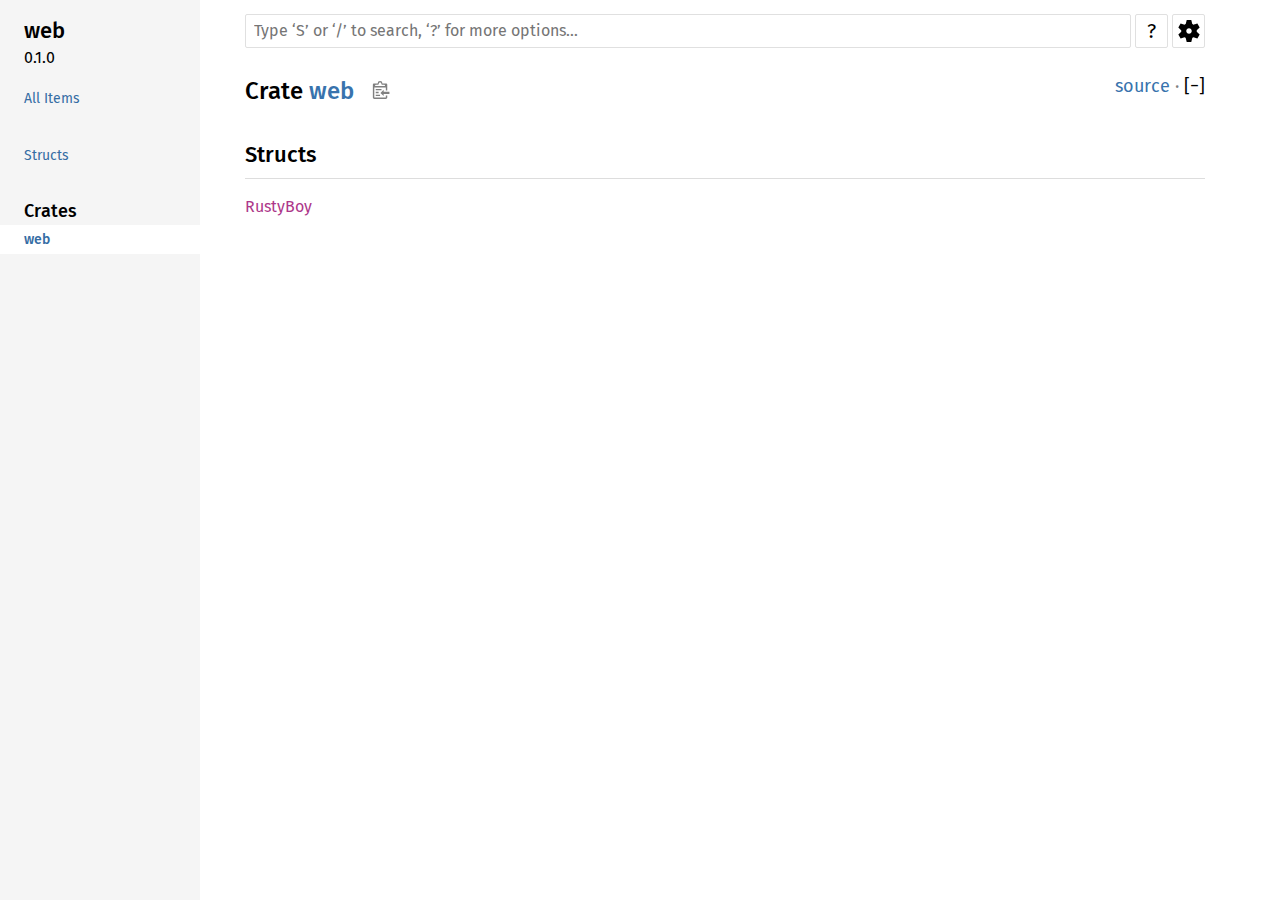
<file: doc/web/index.html>
<!DOCTYPE html><html lang="en"><head><meta charset="utf-8"><meta name="viewport" content="width=device-width, initial-scale=1.0"><meta name="generator" content="rustdoc"><meta name="description" content="API documentation for the Rust `web` crate."><title>web - Rust</title><script>if(window.location.protocol!=="file:")document.head.insertAdjacentHTML("beforeend","SourceSerif4-Regular-46f98efaafac5295.ttf.woff2,FiraSans-Regular-018c141bf0843ffd.woff2,FiraSans-Medium-8f9a781e4970d388.woff2,SourceCodePro-Regular-562dcc5011b6de7d.ttf.woff2,SourceCodePro-Semibold-d899c5a5c4aeb14a.ttf.woff2".split(",").map(f=>`<link rel="preload" as="font" type="font/woff2" crossorigin href="../static.files/${f}">`).join(""))</script><link rel="stylesheet" href="../static.files/normalize-76eba96aa4d2e634.css"><link rel="stylesheet" href="../static.files/rustdoc-c5d6553a23f1e5a6.css"><meta name="rustdoc-vars" data-root-path="../" data-static-root-path="../static.files/" data-current-crate="web" data-themes="" data-resource-suffix="" data-rustdoc-version="1.81.0 (eeb90cda1 2024-09-04)" data-channel="1.81.0" data-search-js="search-d234aafac6c221dd.js" data-settings-js="settings-4313503d2e1961c2.js" ><script src="../static.files/storage-118b08c4c78b968e.js"></script><script defer src="../crates.js"></script><script defer src="../static.files/main-d2fab2bf619172d3.js"></script><noscript><link rel="stylesheet" href="../static.files/noscript-df360f571f6edeae.css"></noscript><link rel="alternate icon" type="image/png" href="../static.files/favicon-32x32-422f7d1d52889060.png"><link rel="icon" type="image/svg+xml" href="../static.files/favicon-2c020d218678b618.svg"></head><body class="rustdoc mod crate"><!--[if lte IE 11]><div class="warning">This old browser is unsupported and will most likely display funky things.</div><![endif]--><nav class="mobile-topbar"><button class="sidebar-menu-toggle" title="show sidebar"></button></nav><nav class="sidebar"><div class="sidebar-crate"><h2><a href="../web/index.html">web</a><span class="version">0.1.0</span></h2></div><div class="sidebar-elems"><ul class="block"><li><a id="all-types" href="all.html">All Items</a></li></ul><section><ul class="block"><li><a href="#structs">Structs</a></li></ul></section></div></nav><div class="sidebar-resizer"></div><main><div class="width-limiter"><rustdoc-search></rustdoc-search><section id="main-content" class="content"><div class="main-heading"><h1>Crate <a class="mod" href="#">web</a><button id="copy-path" title="Copy item path to clipboard">Copy item path</button></h1><span class="out-of-band"><a class="src" href="../src/web/lib.rs.html#1-77">source</a> · <button id="toggle-all-docs" title="collapse all docs">[<span>&#x2212;</span>]</button></span></div><h2 id="structs" class="section-header">Structs<a href="#structs" class="anchor">§</a></h2><ul class="item-table"><li><div class="item-name"><a class="struct" href="struct.RustyBoy.html" title="struct web::RustyBoy">RustyBoy</a></div></li></ul></section></div></main></body></html>
</file>
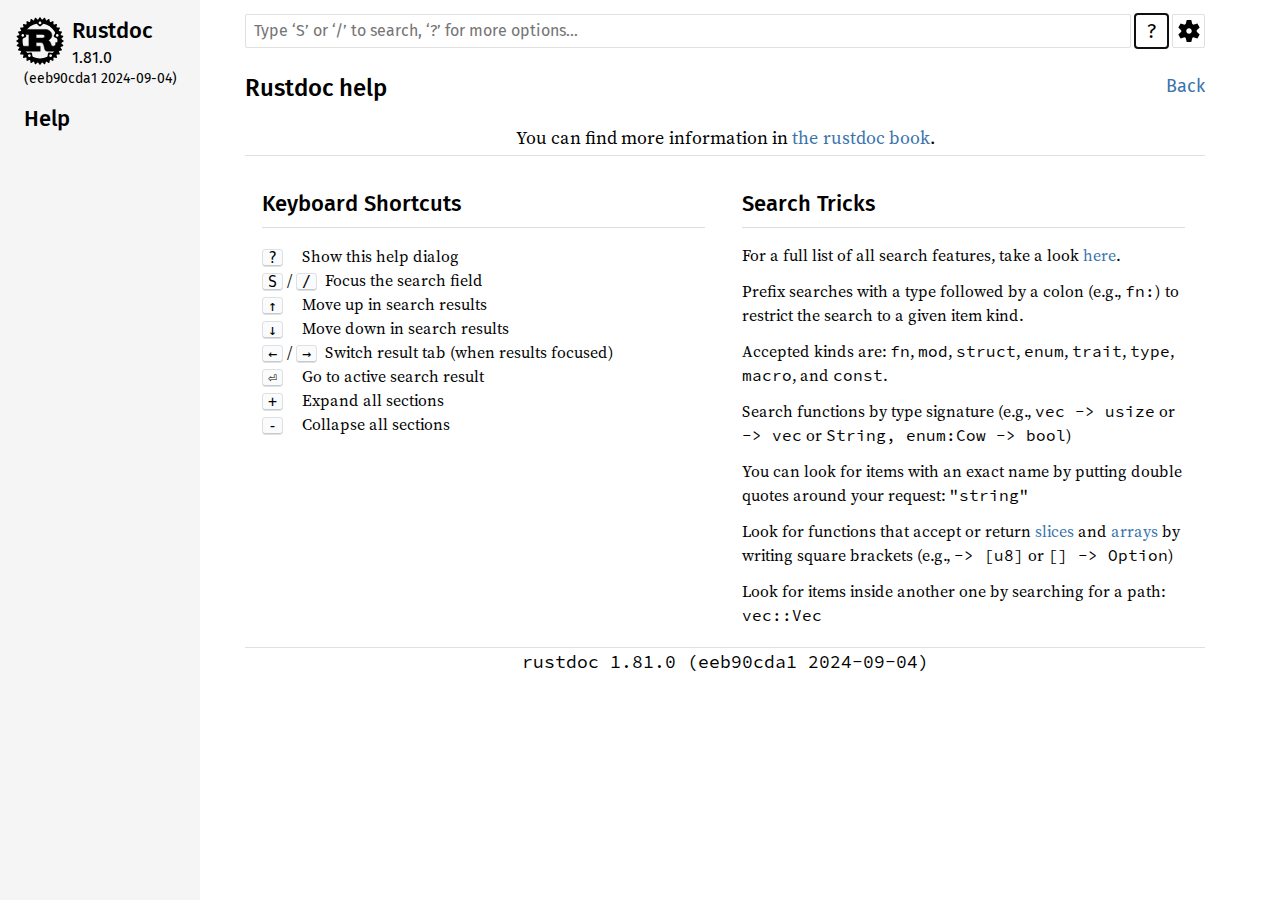
<file: doc/help.html>
<!DOCTYPE html><html lang="en"><head><meta charset="utf-8"><meta name="viewport" content="width=device-width, initial-scale=1.0"><meta name="generator" content="rustdoc"><meta name="description" content="Documentation for Rustdoc"><title>Help</title><script>if(window.location.protocol!=="file:")document.head.insertAdjacentHTML("beforeend","SourceSerif4-Regular-46f98efaafac5295.ttf.woff2,FiraSans-Regular-018c141bf0843ffd.woff2,FiraSans-Medium-8f9a781e4970d388.woff2,SourceCodePro-Regular-562dcc5011b6de7d.ttf.woff2,SourceCodePro-Semibold-d899c5a5c4aeb14a.ttf.woff2".split(",").map(f=>`<link rel="preload" as="font" type="font/woff2" crossorigin href="./static.files/${f}">`).join(""))</script><link rel="stylesheet" href="./static.files/normalize-76eba96aa4d2e634.css"><link rel="stylesheet" href="./static.files/rustdoc-c5d6553a23f1e5a6.css"><meta name="rustdoc-vars" data-root-path="./" data-static-root-path="./static.files/" data-current-crate="web" data-themes="" data-resource-suffix="" data-rustdoc-version="1.81.0 (eeb90cda1 2024-09-04)" data-channel="1.81.0" data-search-js="search-d234aafac6c221dd.js" data-settings-js="settings-4313503d2e1961c2.js" ><script src="./static.files/storage-118b08c4c78b968e.js"></script><script defer src="./static.files/main-d2fab2bf619172d3.js"></script><noscript><link rel="stylesheet" href="./static.files/noscript-df360f571f6edeae.css"></noscript><link rel="alternate icon" type="image/png" href="./static.files/favicon-32x32-422f7d1d52889060.png"><link rel="icon" type="image/svg+xml" href="./static.files/favicon-2c020d218678b618.svg"></head><body class="rustdoc mod sys"><!--[if lte IE 11]><div class="warning">This old browser is unsupported and will most likely display funky things.</div><![endif]--><nav class="mobile-topbar"><button class="sidebar-menu-toggle" title="show sidebar"></button><a class="logo-container" href="./index.html"><img class="rust-logo" src="./static.files/rust-logo-151179464ae7ed46.svg" alt=""></a></nav><nav class="sidebar"><div class="sidebar-crate"><a class="logo-container" href="./index.html"><img class="rust-logo" src="./static.files/rust-logo-151179464ae7ed46.svg" alt="logo"></a><h2><a href="./index.html">Rustdoc</a><span class="version">1.81.0</span></h2></div><div class="version">(eeb90cda1 2024-09-04)</div><h2 class="location">Help</h2><div class="sidebar-elems"></div></nav><div class="sidebar-resizer"></div><main><div class="width-limiter"><rustdoc-search></rustdoc-search><section id="main-content" class="content"><div class="main-heading"><h1>Rustdoc help</h1><span class="out-of-band"><a id="back" href="javascript:void(0)" onclick="history.back();">Back</a></span></div><noscript><section><p>You need to enable JavaScript to use keyboard commands or search.</p><p>For more information, browse the <a href="https://doc.rust-lang.org/rustdoc/">rustdoc handbook</a>.</p></section></noscript></section></div></main></body></html>
</file>
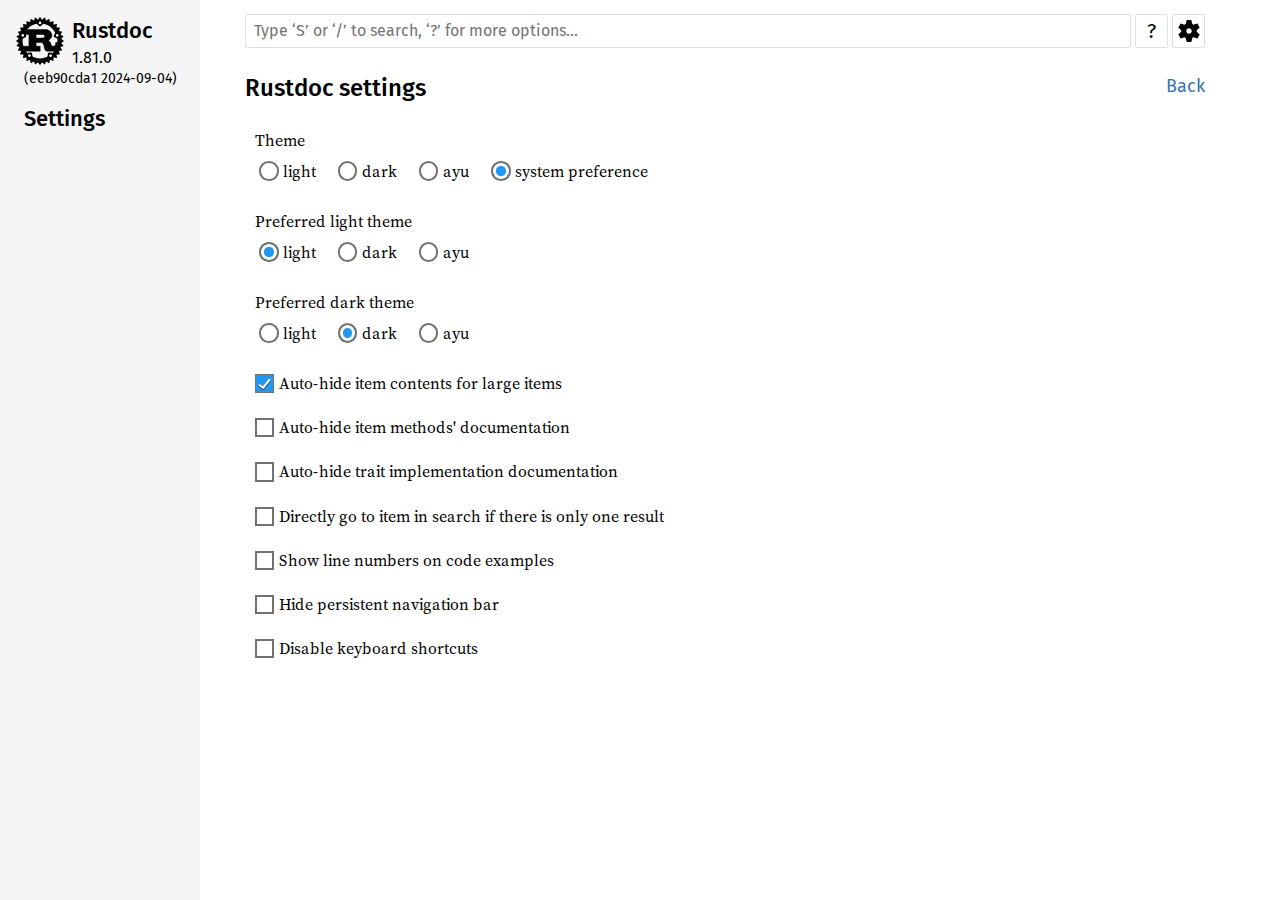
<file: doc/settings.html>
<!DOCTYPE html><html lang="en"><head><meta charset="utf-8"><meta name="viewport" content="width=device-width, initial-scale=1.0"><meta name="generator" content="rustdoc"><meta name="description" content="Settings of Rustdoc"><title>Settings</title><script>if(window.location.protocol!=="file:")document.head.insertAdjacentHTML("beforeend","SourceSerif4-Regular-46f98efaafac5295.ttf.woff2,FiraSans-Regular-018c141bf0843ffd.woff2,FiraSans-Medium-8f9a781e4970d388.woff2,SourceCodePro-Regular-562dcc5011b6de7d.ttf.woff2,SourceCodePro-Semibold-d899c5a5c4aeb14a.ttf.woff2".split(",").map(f=>`<link rel="preload" as="font" type="font/woff2" crossorigin href="./static.files/${f}">`).join(""))</script><link rel="stylesheet" href="./static.files/normalize-76eba96aa4d2e634.css"><link rel="stylesheet" href="./static.files/rustdoc-c5d6553a23f1e5a6.css"><meta name="rustdoc-vars" data-root-path="./" data-static-root-path="./static.files/" data-current-crate="web" data-themes="" data-resource-suffix="" data-rustdoc-version="1.81.0 (eeb90cda1 2024-09-04)" data-channel="1.81.0" data-search-js="search-d234aafac6c221dd.js" data-settings-js="settings-4313503d2e1961c2.js" ><script src="./static.files/storage-118b08c4c78b968e.js"></script><script defer src="./static.files/main-d2fab2bf619172d3.js"></script><noscript><link rel="stylesheet" href="./static.files/noscript-df360f571f6edeae.css"></noscript><link rel="alternate icon" type="image/png" href="./static.files/favicon-32x32-422f7d1d52889060.png"><link rel="icon" type="image/svg+xml" href="./static.files/favicon-2c020d218678b618.svg"></head><body class="rustdoc mod sys"><!--[if lte IE 11]><div class="warning">This old browser is unsupported and will most likely display funky things.</div><![endif]--><nav class="mobile-topbar"><button class="sidebar-menu-toggle" title="show sidebar"></button><a class="logo-container" href="./index.html"><img class="rust-logo" src="./static.files/rust-logo-151179464ae7ed46.svg" alt=""></a></nav><nav class="sidebar"><div class="sidebar-crate"><a class="logo-container" href="./index.html"><img class="rust-logo" src="./static.files/rust-logo-151179464ae7ed46.svg" alt="logo"></a><h2><a href="./index.html">Rustdoc</a><span class="version">1.81.0</span></h2></div><div class="version">(eeb90cda1 2024-09-04)</div><h2 class="location">Settings</h2><div class="sidebar-elems"></div></nav><div class="sidebar-resizer"></div><main><div class="width-limiter"><rustdoc-search></rustdoc-search><section id="main-content" class="content"><div class="main-heading"><h1>Rustdoc settings</h1><span class="out-of-band"><a id="back" href="javascript:void(0)" onclick="history.back();">Back</a></span></div><noscript><section>You need to enable JavaScript be able to update your settings.</section></noscript><script defer src="./static.files/settings-4313503d2e1961c2.js"></script></section></div></main></body></html>
</file>
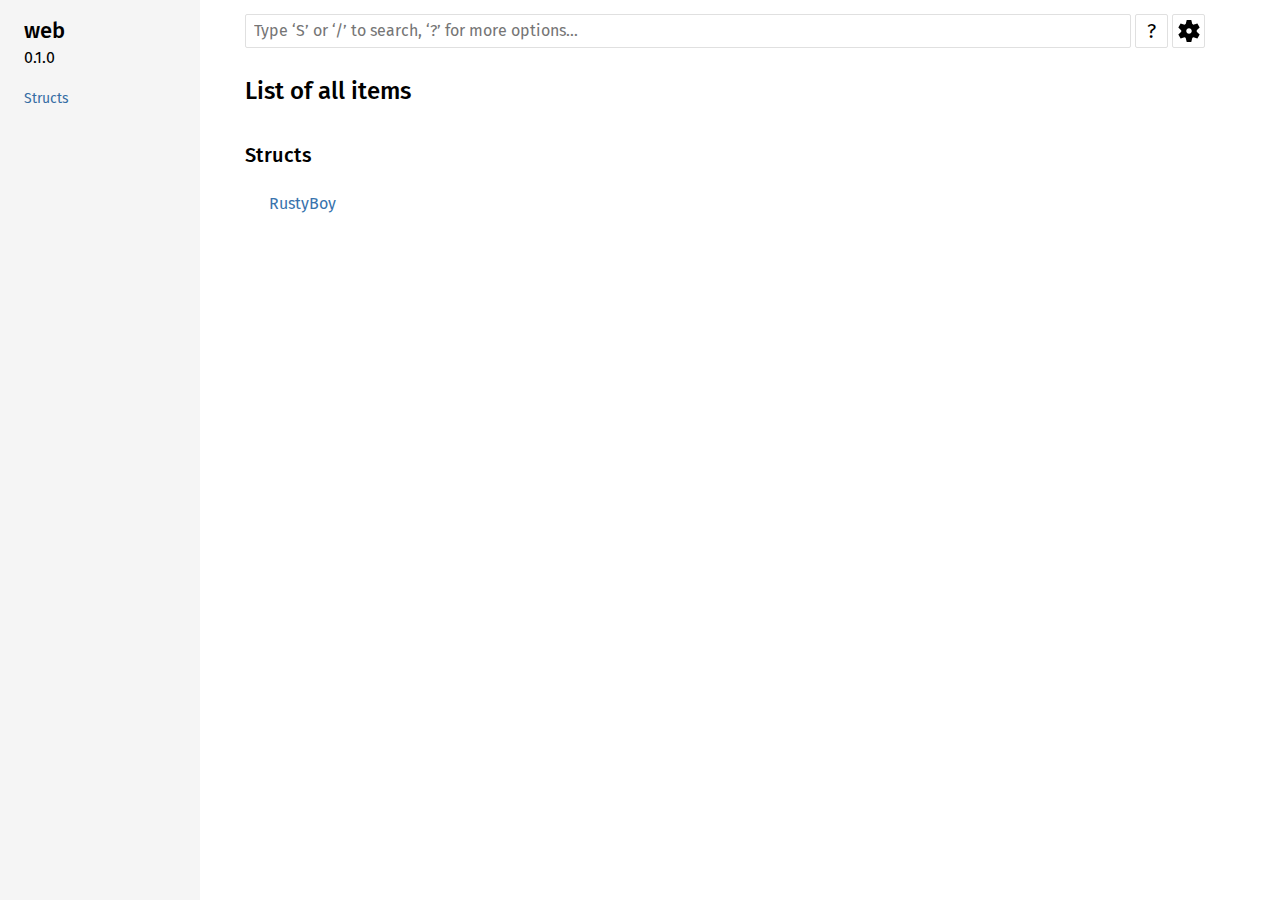
<file: doc/web/all.html>
<!DOCTYPE html><html lang="en"><head><meta charset="utf-8"><meta name="viewport" content="width=device-width, initial-scale=1.0"><meta name="generator" content="rustdoc"><meta name="description" content="List of all items in this crate"><title>List of all items in this crate</title><script>if(window.location.protocol!=="file:")document.head.insertAdjacentHTML("beforeend","SourceSerif4-Regular-46f98efaafac5295.ttf.woff2,FiraSans-Regular-018c141bf0843ffd.woff2,FiraSans-Medium-8f9a781e4970d388.woff2,SourceCodePro-Regular-562dcc5011b6de7d.ttf.woff2,SourceCodePro-Semibold-d899c5a5c4aeb14a.ttf.woff2".split(",").map(f=>`<link rel="preload" as="font" type="font/woff2" crossorigin href="../static.files/${f}">`).join(""))</script><link rel="stylesheet" href="../static.files/normalize-76eba96aa4d2e634.css"><link rel="stylesheet" href="../static.files/rustdoc-c5d6553a23f1e5a6.css"><meta name="rustdoc-vars" data-root-path="../" data-static-root-path="../static.files/" data-current-crate="web" data-themes="" data-resource-suffix="" data-rustdoc-version="1.81.0 (eeb90cda1 2024-09-04)" data-channel="1.81.0" data-search-js="search-d234aafac6c221dd.js" data-settings-js="settings-4313503d2e1961c2.js" ><script src="../static.files/storage-118b08c4c78b968e.js"></script><script defer src="../static.files/main-d2fab2bf619172d3.js"></script><noscript><link rel="stylesheet" href="../static.files/noscript-df360f571f6edeae.css"></noscript><link rel="alternate icon" type="image/png" href="../static.files/favicon-32x32-422f7d1d52889060.png"><link rel="icon" type="image/svg+xml" href="../static.files/favicon-2c020d218678b618.svg"></head><body class="rustdoc mod sys"><!--[if lte IE 11]><div class="warning">This old browser is unsupported and will most likely display funky things.</div><![endif]--><nav class="mobile-topbar"><button class="sidebar-menu-toggle" title="show sidebar"></button></nav><nav class="sidebar"><div class="sidebar-crate"><h2><a href="../web/index.html">web</a><span class="version">0.1.0</span></h2></div><div class="sidebar-elems"><section><ul class="block"><li><a href="#structs">Structs</a></li></ul></section></div></nav><div class="sidebar-resizer"></div><main><div class="width-limiter"><rustdoc-search></rustdoc-search><section id="main-content" class="content"><h1>List of all items</h1><h3 id="structs">Structs</h3><ul class="all-items"><li><a href="struct.RustyBoy.html">RustyBoy</a></li></ul></section></div></main></body></html>
</file>
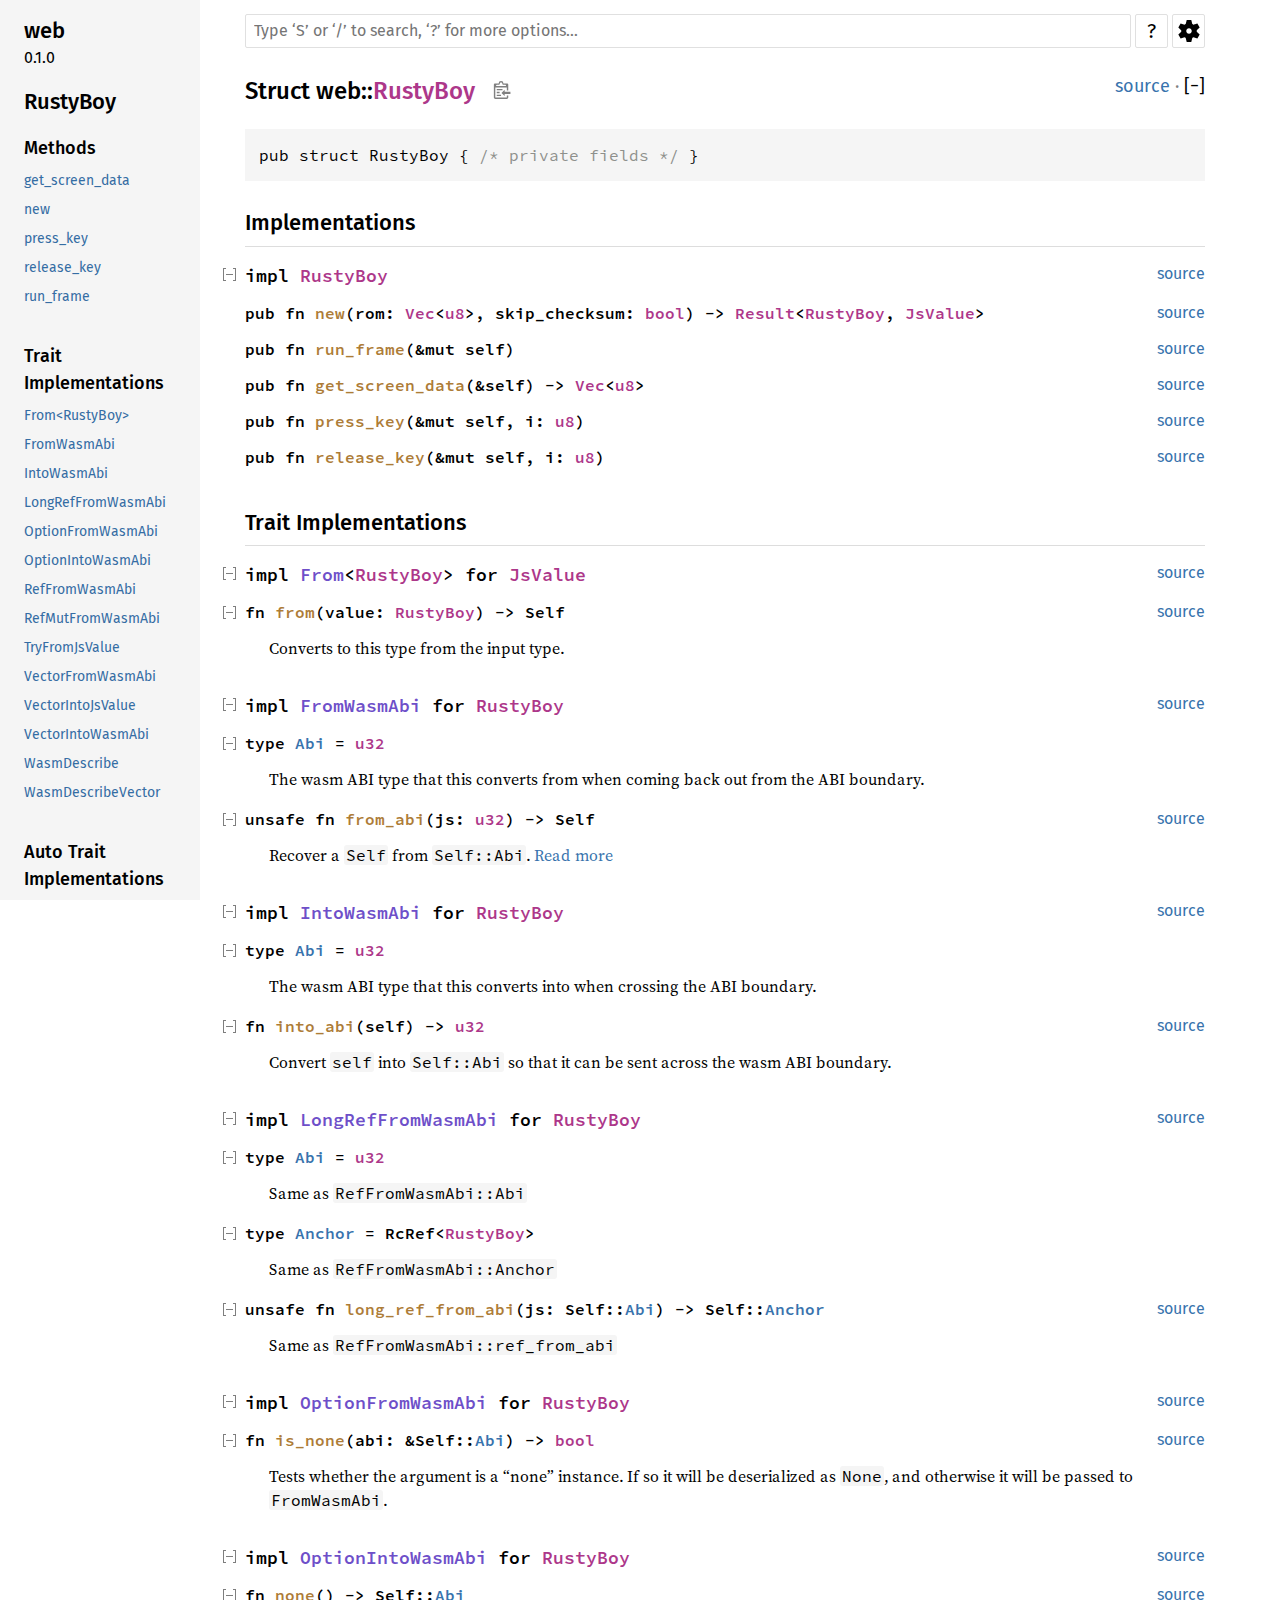
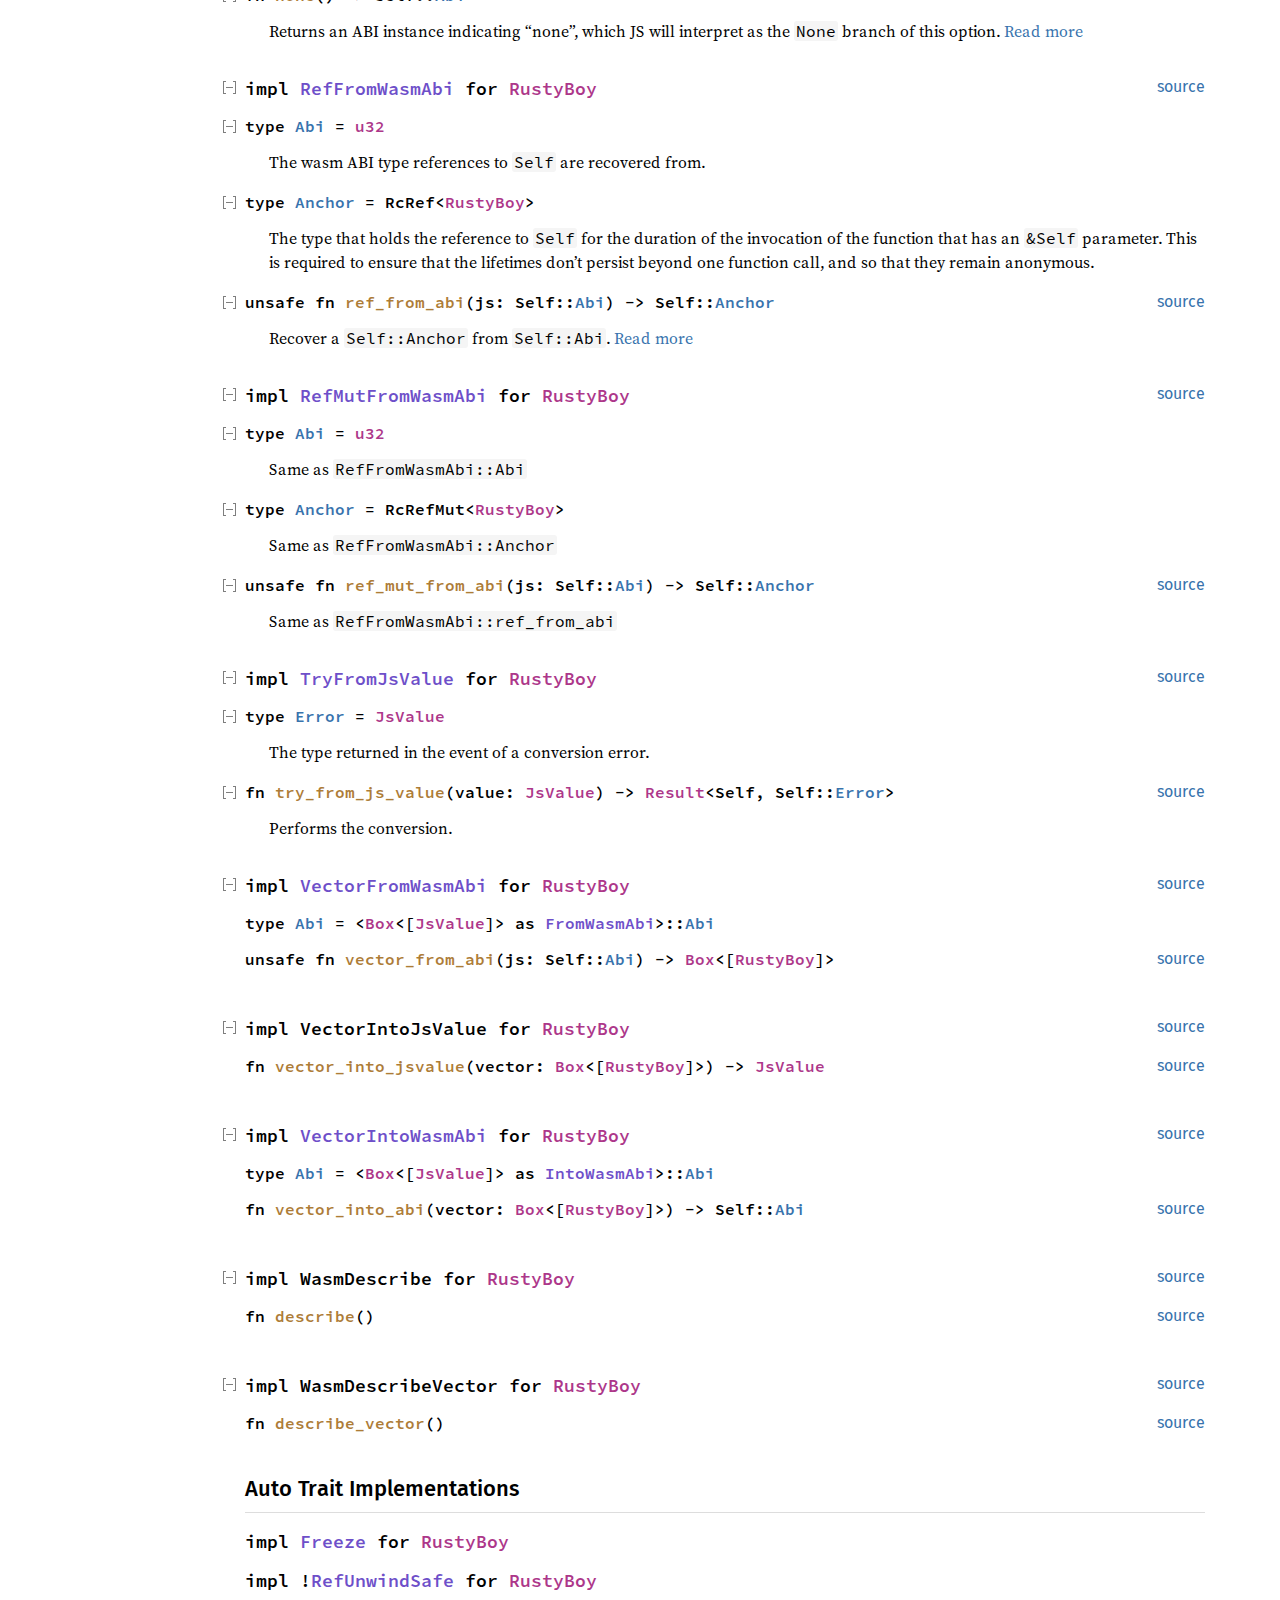
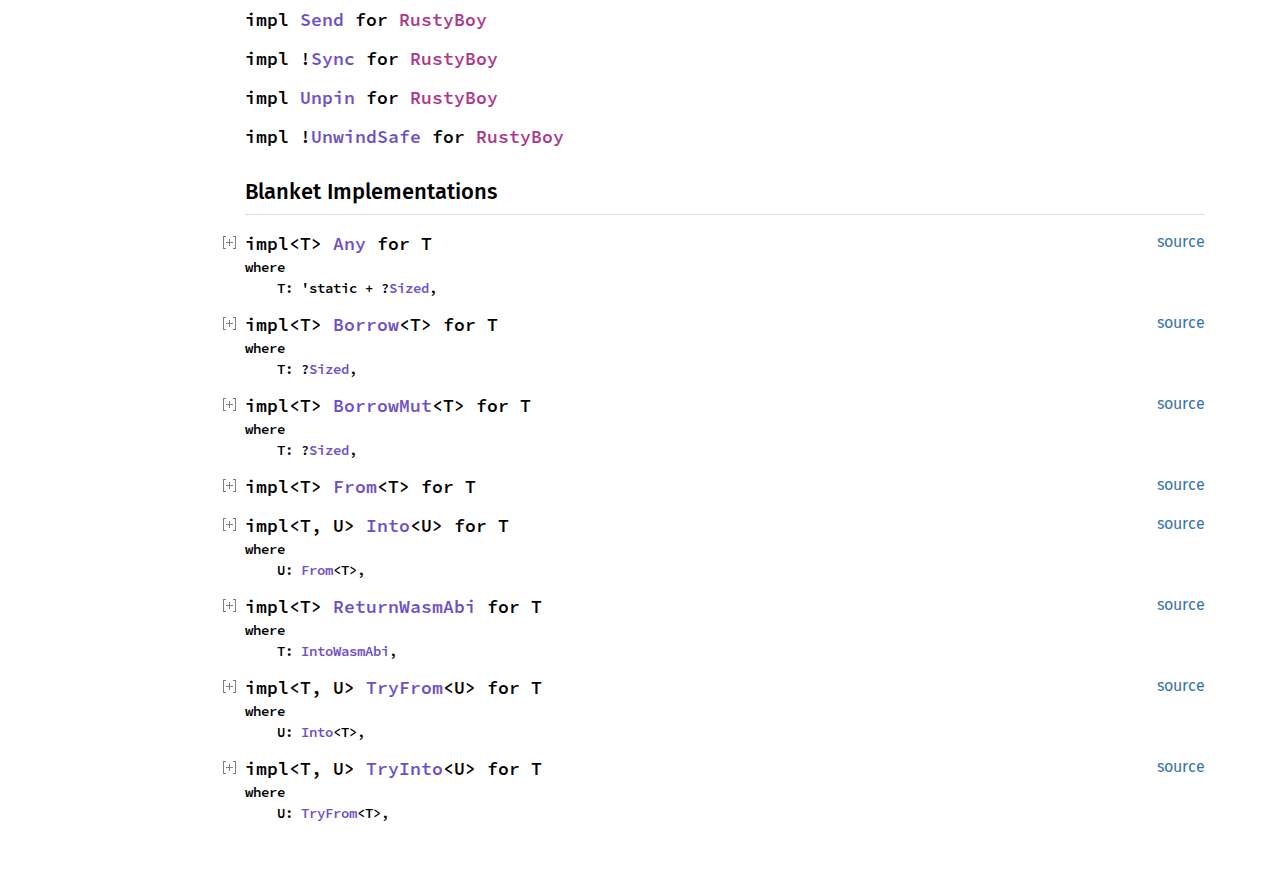
<file: doc/web/struct.RustyBoy.html>
<!DOCTYPE html><html lang="en"><head><meta charset="utf-8"><meta name="viewport" content="width=device-width, initial-scale=1.0"><meta name="generator" content="rustdoc"><meta name="description" content="API documentation for the Rust `RustyBoy` struct in crate `web`."><title>RustyBoy in web - Rust</title><script>if(window.location.protocol!=="file:")document.head.insertAdjacentHTML("beforeend","SourceSerif4-Regular-46f98efaafac5295.ttf.woff2,FiraSans-Regular-018c141bf0843ffd.woff2,FiraSans-Medium-8f9a781e4970d388.woff2,SourceCodePro-Regular-562dcc5011b6de7d.ttf.woff2,SourceCodePro-Semibold-d899c5a5c4aeb14a.ttf.woff2".split(",").map(f=>`<link rel="preload" as="font" type="font/woff2" crossorigin href="../static.files/${f}">`).join(""))</script><link rel="stylesheet" href="../static.files/normalize-76eba96aa4d2e634.css"><link rel="stylesheet" href="../static.files/rustdoc-c5d6553a23f1e5a6.css"><meta name="rustdoc-vars" data-root-path="../" data-static-root-path="../static.files/" data-current-crate="web" data-themes="" data-resource-suffix="" data-rustdoc-version="1.81.0 (eeb90cda1 2024-09-04)" data-channel="1.81.0" data-search-js="search-d234aafac6c221dd.js" data-settings-js="settings-4313503d2e1961c2.js" ><script src="../static.files/storage-118b08c4c78b968e.js"></script><script defer src="sidebar-items.js"></script><script defer src="../static.files/main-d2fab2bf619172d3.js"></script><noscript><link rel="stylesheet" href="../static.files/noscript-df360f571f6edeae.css"></noscript><link rel="alternate icon" type="image/png" href="../static.files/favicon-32x32-422f7d1d52889060.png"><link rel="icon" type="image/svg+xml" href="../static.files/favicon-2c020d218678b618.svg"></head><body class="rustdoc struct"><!--[if lte IE 11]><div class="warning">This old browser is unsupported and will most likely display funky things.</div><![endif]--><nav class="mobile-topbar"><button class="sidebar-menu-toggle" title="show sidebar"></button></nav><nav class="sidebar"><div class="sidebar-crate"><h2><a href="../web/index.html">web</a><span class="version">0.1.0</span></h2></div><h2 class="location"><a href="#">RustyBoy</a></h2><div class="sidebar-elems"><section><h3><a href="#implementations">Methods</a></h3><ul class="block method"><li><a href="#method.get_screen_data">get_screen_data</a></li><li><a href="#method.new">new</a></li><li><a href="#method.press_key">press_key</a></li><li><a href="#method.release_key">release_key</a></li><li><a href="#method.run_frame">run_frame</a></li></ul><h3><a href="#trait-implementations">Trait Implementations</a></h3><ul class="block trait-implementation"><li><a href="#impl-From%3CRustyBoy%3E-for-JsValue">From&lt;RustyBoy&gt;</a></li><li><a href="#impl-FromWasmAbi-for-RustyBoy">FromWasmAbi</a></li><li><a href="#impl-IntoWasmAbi-for-RustyBoy">IntoWasmAbi</a></li><li><a href="#impl-LongRefFromWasmAbi-for-RustyBoy">LongRefFromWasmAbi</a></li><li><a href="#impl-OptionFromWasmAbi-for-RustyBoy">OptionFromWasmAbi</a></li><li><a href="#impl-OptionIntoWasmAbi-for-RustyBoy">OptionIntoWasmAbi</a></li><li><a href="#impl-RefFromWasmAbi-for-RustyBoy">RefFromWasmAbi</a></li><li><a href="#impl-RefMutFromWasmAbi-for-RustyBoy">RefMutFromWasmAbi</a></li><li><a href="#impl-TryFromJsValue-for-RustyBoy">TryFromJsValue</a></li><li><a href="#impl-VectorFromWasmAbi-for-RustyBoy">VectorFromWasmAbi</a></li><li><a href="#impl-VectorIntoJsValue-for-RustyBoy">VectorIntoJsValue</a></li><li><a href="#impl-VectorIntoWasmAbi-for-RustyBoy">VectorIntoWasmAbi</a></li><li><a href="#impl-WasmDescribe-for-RustyBoy">WasmDescribe</a></li><li><a href="#impl-WasmDescribeVector-for-RustyBoy">WasmDescribeVector</a></li></ul><h3><a href="#synthetic-implementations">Auto Trait Implementations</a></h3><ul class="block synthetic-implementation"><li><a href="#impl-RefUnwindSafe-for-RustyBoy">!RefUnwindSafe</a></li><li><a href="#impl-Sync-for-RustyBoy">!Sync</a></li><li><a href="#impl-UnwindSafe-for-RustyBoy">!UnwindSafe</a></li><li><a href="#impl-Freeze-for-RustyBoy">Freeze</a></li><li><a href="#impl-Send-for-RustyBoy">Send</a></li><li><a href="#impl-Unpin-for-RustyBoy">Unpin</a></li></ul><h3><a href="#blanket-implementations">Blanket Implementations</a></h3><ul class="block blanket-implementation"><li><a href="#impl-Any-for-T">Any</a></li><li><a href="#impl-Borrow%3CT%3E-for-T">Borrow&lt;T&gt;</a></li><li><a href="#impl-BorrowMut%3CT%3E-for-T">BorrowMut&lt;T&gt;</a></li><li><a href="#impl-From%3CT%3E-for-T">From&lt;T&gt;</a></li><li><a href="#impl-Into%3CU%3E-for-T">Into&lt;U&gt;</a></li><li><a href="#impl-ReturnWasmAbi-for-T">ReturnWasmAbi</a></li><li><a href="#impl-TryFrom%3CU%3E-for-T">TryFrom&lt;U&gt;</a></li><li><a href="#impl-TryInto%3CU%3E-for-T">TryInto&lt;U&gt;</a></li></ul></section><h2><a href="index.html">In crate web</a></h2></div></nav><div class="sidebar-resizer"></div><main><div class="width-limiter"><rustdoc-search></rustdoc-search><section id="main-content" class="content"><div class="main-heading"><h1>Struct <a href="index.html">web</a>::<wbr><a class="struct" href="#">RustyBoy</a><button id="copy-path" title="Copy item path to clipboard">Copy item path</button></h1><span class="out-of-band"><a class="src" href="../src/web/lib.rs.html#25-27">source</a> · <button id="toggle-all-docs" title="collapse all docs">[<span>&#x2212;</span>]</button></span></div><pre class="rust item-decl"><code>pub struct RustyBoy { <span class="comment">/* private fields */</span> }</code></pre><h2 id="implementations" class="section-header">Implementations<a href="#implementations" class="anchor">§</a></h2><div id="implementations-list"><details class="toggle implementors-toggle" open><summary><section id="impl-RustyBoy" class="impl"><a class="src rightside" href="../src/web/lib.rs.html#30-63">source</a><a href="#impl-RustyBoy" class="anchor">§</a><h3 class="code-header">impl <a class="struct" href="struct.RustyBoy.html" title="struct web::RustyBoy">RustyBoy</a></h3></section></summary><div class="impl-items"><section id="method.new" class="method"><a class="src rightside" href="../src/web/lib.rs.html#33-37">source</a><h4 class="code-header">pub fn <a href="#method.new" class="fn">new</a>(rom: <a class="struct" href="https://doc.rust-lang.org/1.81.0/alloc/vec/struct.Vec.html" title="struct alloc::vec::Vec">Vec</a>&lt;<a class="primitive" href="https://doc.rust-lang.org/1.81.0/std/primitive.u8.html">u8</a>&gt;, skip_checksum: <a class="primitive" href="https://doc.rust-lang.org/1.81.0/std/primitive.bool.html">bool</a>) -&gt; <a class="enum" href="https://doc.rust-lang.org/1.81.0/core/result/enum.Result.html" title="enum core::result::Result">Result</a>&lt;<a class="struct" href="struct.RustyBoy.html" title="struct web::RustyBoy">RustyBoy</a>, <a class="struct" href="https://docs.rs/wasm-bindgen/0.2/wasm_bindgen/struct.JsValue.html" title="struct wasm_bindgen::JsValue">JsValue</a>&gt;</h4></section><section id="method.run_frame" class="method"><a class="src rightside" href="../src/web/lib.rs.html#40-42">source</a><h4 class="code-header">pub fn <a href="#method.run_frame" class="fn">run_frame</a>(&amp;mut self)</h4></section><section id="method.get_screen_data" class="method"><a class="src rightside" href="../src/web/lib.rs.html#45-47">source</a><h4 class="code-header">pub fn <a href="#method.get_screen_data" class="fn">get_screen_data</a>(&amp;self) -&gt; <a class="struct" href="https://doc.rust-lang.org/1.81.0/alloc/vec/struct.Vec.html" title="struct alloc::vec::Vec">Vec</a>&lt;<a class="primitive" href="https://doc.rust-lang.org/1.81.0/std/primitive.u8.html">u8</a>&gt;</h4></section><section id="method.press_key" class="method"><a class="src rightside" href="../src/web/lib.rs.html#50-54">source</a><h4 class="code-header">pub fn <a href="#method.press_key" class="fn">press_key</a>(&amp;mut self, i: <a class="primitive" href="https://doc.rust-lang.org/1.81.0/std/primitive.u8.html">u8</a>)</h4></section><section id="method.release_key" class="method"><a class="src rightside" href="../src/web/lib.rs.html#57-61">source</a><h4 class="code-header">pub fn <a href="#method.release_key" class="fn">release_key</a>(&amp;mut self, i: <a class="primitive" href="https://doc.rust-lang.org/1.81.0/std/primitive.u8.html">u8</a>)</h4></section></div></details></div><h2 id="trait-implementations" class="section-header">Trait Implementations<a href="#trait-implementations" class="anchor">§</a></h2><div id="trait-implementations-list"><details class="toggle implementors-toggle" open><summary><section id="impl-From%3CRustyBoy%3E-for-JsValue" class="impl"><a class="src rightside" href="../src/web/lib.rs.html#24">source</a><a href="#impl-From%3CRustyBoy%3E-for-JsValue" class="anchor">§</a><h3 class="code-header">impl <a class="trait" href="https://doc.rust-lang.org/1.81.0/core/convert/trait.From.html" title="trait core::convert::From">From</a>&lt;<a class="struct" href="struct.RustyBoy.html" title="struct web::RustyBoy">RustyBoy</a>&gt; for <a class="struct" href="https://docs.rs/wasm-bindgen/0.2/wasm_bindgen/struct.JsValue.html" title="struct wasm_bindgen::JsValue">JsValue</a></h3></section></summary><div class="impl-items"><details class="toggle method-toggle" open><summary><section id="method.from" class="method trait-impl"><a class="src rightside" href="../src/web/lib.rs.html#24">source</a><a href="#method.from" class="anchor">§</a><h4 class="code-header">fn <a href="https://doc.rust-lang.org/1.81.0/core/convert/trait.From.html#tymethod.from" class="fn">from</a>(value: <a class="struct" href="struct.RustyBoy.html" title="struct web::RustyBoy">RustyBoy</a>) -&gt; Self</h4></section></summary><div class='docblock'>Converts to this type from the input type.</div></details></div></details><details class="toggle implementors-toggle" open><summary><section id="impl-FromWasmAbi-for-RustyBoy" class="impl"><a class="src rightside" href="../src/web/lib.rs.html#24">source</a><a href="#impl-FromWasmAbi-for-RustyBoy" class="anchor">§</a><h3 class="code-header">impl <a class="trait" href="https://docs.rs/wasm-bindgen/0.2/wasm_bindgen/convert/traits/trait.FromWasmAbi.html" title="trait wasm_bindgen::convert::traits::FromWasmAbi">FromWasmAbi</a> for <a class="struct" href="struct.RustyBoy.html" title="struct web::RustyBoy">RustyBoy</a></h3></section></summary><div class="impl-items"><details class="toggle" open><summary><section id="associatedtype.Abi-2" class="associatedtype trait-impl"><a href="#associatedtype.Abi-2" class="anchor">§</a><h4 class="code-header">type <a href="https://docs.rs/wasm-bindgen/0.2/wasm_bindgen/convert/traits/trait.FromWasmAbi.html#associatedtype.Abi" class="associatedtype">Abi</a> = <a class="primitive" href="https://doc.rust-lang.org/1.81.0/std/primitive.u32.html">u32</a></h4></section></summary><div class='docblock'>The wasm ABI type that this converts from when coming back out from the
ABI boundary.</div></details><details class="toggle method-toggle" open><summary><section id="method.from_abi" class="method trait-impl"><a class="src rightside" href="../src/web/lib.rs.html#24">source</a><a href="#method.from_abi" class="anchor">§</a><h4 class="code-header">unsafe fn <a href="https://docs.rs/wasm-bindgen/0.2/wasm_bindgen/convert/traits/trait.FromWasmAbi.html#tymethod.from_abi" class="fn">from_abi</a>(js: <a class="primitive" href="https://doc.rust-lang.org/1.81.0/std/primitive.u32.html">u32</a>) -&gt; Self</h4></section></summary><div class='docblock'>Recover a <code>Self</code> from <code>Self::Abi</code>. <a href="https://docs.rs/wasm-bindgen/0.2/wasm_bindgen/convert/traits/trait.FromWasmAbi.html#tymethod.from_abi">Read more</a></div></details></div></details><details class="toggle implementors-toggle" open><summary><section id="impl-IntoWasmAbi-for-RustyBoy" class="impl"><a class="src rightside" href="../src/web/lib.rs.html#24">source</a><a href="#impl-IntoWasmAbi-for-RustyBoy" class="anchor">§</a><h3 class="code-header">impl <a class="trait" href="https://docs.rs/wasm-bindgen/0.2/wasm_bindgen/convert/traits/trait.IntoWasmAbi.html" title="trait wasm_bindgen::convert::traits::IntoWasmAbi">IntoWasmAbi</a> for <a class="struct" href="struct.RustyBoy.html" title="struct web::RustyBoy">RustyBoy</a></h3></section></summary><div class="impl-items"><details class="toggle" open><summary><section id="associatedtype.Abi-5" class="associatedtype trait-impl"><a href="#associatedtype.Abi-5" class="anchor">§</a><h4 class="code-header">type <a href="https://docs.rs/wasm-bindgen/0.2/wasm_bindgen/convert/traits/trait.IntoWasmAbi.html#associatedtype.Abi" class="associatedtype">Abi</a> = <a class="primitive" href="https://doc.rust-lang.org/1.81.0/std/primitive.u32.html">u32</a></h4></section></summary><div class='docblock'>The wasm ABI type that this converts into when crossing the ABI
boundary.</div></details><details class="toggle method-toggle" open><summary><section id="method.into_abi" class="method trait-impl"><a class="src rightside" href="../src/web/lib.rs.html#24">source</a><a href="#method.into_abi" class="anchor">§</a><h4 class="code-header">fn <a href="https://docs.rs/wasm-bindgen/0.2/wasm_bindgen/convert/traits/trait.IntoWasmAbi.html#tymethod.into_abi" class="fn">into_abi</a>(self) -&gt; <a class="primitive" href="https://doc.rust-lang.org/1.81.0/std/primitive.u32.html">u32</a></h4></section></summary><div class='docblock'>Convert <code>self</code> into <code>Self::Abi</code> so that it can be sent across the wasm
ABI boundary.</div></details></div></details><details class="toggle implementors-toggle" open><summary><section id="impl-LongRefFromWasmAbi-for-RustyBoy" class="impl"><a class="src rightside" href="../src/web/lib.rs.html#24">source</a><a href="#impl-LongRefFromWasmAbi-for-RustyBoy" class="anchor">§</a><h3 class="code-header">impl <a class="trait" href="https://docs.rs/wasm-bindgen/0.2/wasm_bindgen/convert/traits/trait.LongRefFromWasmAbi.html" title="trait wasm_bindgen::convert::traits::LongRefFromWasmAbi">LongRefFromWasmAbi</a> for <a class="struct" href="struct.RustyBoy.html" title="struct web::RustyBoy">RustyBoy</a></h3></section></summary><div class="impl-items"><details class="toggle" open><summary><section id="associatedtype.Abi-6" class="associatedtype trait-impl"><a href="#associatedtype.Abi-6" class="anchor">§</a><h4 class="code-header">type <a href="https://docs.rs/wasm-bindgen/0.2/wasm_bindgen/convert/traits/trait.LongRefFromWasmAbi.html#associatedtype.Abi" class="associatedtype">Abi</a> = <a class="primitive" href="https://doc.rust-lang.org/1.81.0/std/primitive.u32.html">u32</a></h4></section></summary><div class='docblock'>Same as <code>RefFromWasmAbi::Abi</code></div></details><details class="toggle" open><summary><section id="associatedtype.Anchor-2" class="associatedtype trait-impl"><a href="#associatedtype.Anchor-2" class="anchor">§</a><h4 class="code-header">type <a href="https://docs.rs/wasm-bindgen/0.2/wasm_bindgen/convert/traits/trait.LongRefFromWasmAbi.html#associatedtype.Anchor" class="associatedtype">Anchor</a> = RcRef&lt;<a class="struct" href="struct.RustyBoy.html" title="struct web::RustyBoy">RustyBoy</a>&gt;</h4></section></summary><div class='docblock'>Same as <code>RefFromWasmAbi::Anchor</code></div></details><details class="toggle method-toggle" open><summary><section id="method.long_ref_from_abi" class="method trait-impl"><a class="src rightside" href="../src/web/lib.rs.html#24">source</a><a href="#method.long_ref_from_abi" class="anchor">§</a><h4 class="code-header">unsafe fn <a href="https://docs.rs/wasm-bindgen/0.2/wasm_bindgen/convert/traits/trait.LongRefFromWasmAbi.html#tymethod.long_ref_from_abi" class="fn">long_ref_from_abi</a>(js: Self::<a class="associatedtype" href="https://docs.rs/wasm-bindgen/0.2/wasm_bindgen/convert/traits/trait.LongRefFromWasmAbi.html#associatedtype.Abi" title="type wasm_bindgen::convert::traits::LongRefFromWasmAbi::Abi">Abi</a>) -&gt; Self::<a class="associatedtype" href="https://docs.rs/wasm-bindgen/0.2/wasm_bindgen/convert/traits/trait.LongRefFromWasmAbi.html#associatedtype.Anchor" title="type wasm_bindgen::convert::traits::LongRefFromWasmAbi::Anchor">Anchor</a></h4></section></summary><div class='docblock'>Same as <code>RefFromWasmAbi::ref_from_abi</code></div></details></div></details><details class="toggle implementors-toggle" open><summary><section id="impl-OptionFromWasmAbi-for-RustyBoy" class="impl"><a class="src rightside" href="../src/web/lib.rs.html#24">source</a><a href="#impl-OptionFromWasmAbi-for-RustyBoy" class="anchor">§</a><h3 class="code-header">impl <a class="trait" href="https://docs.rs/wasm-bindgen/0.2/wasm_bindgen/convert/traits/trait.OptionFromWasmAbi.html" title="trait wasm_bindgen::convert::traits::OptionFromWasmAbi">OptionFromWasmAbi</a> for <a class="struct" href="struct.RustyBoy.html" title="struct web::RustyBoy">RustyBoy</a></h3></section></summary><div class="impl-items"><details class="toggle method-toggle" open><summary><section id="method.is_none" class="method trait-impl"><a class="src rightside" href="../src/web/lib.rs.html#24">source</a><a href="#method.is_none" class="anchor">§</a><h4 class="code-header">fn <a href="https://docs.rs/wasm-bindgen/0.2/wasm_bindgen/convert/traits/trait.OptionFromWasmAbi.html#tymethod.is_none" class="fn">is_none</a>(abi: &amp;Self::<a class="associatedtype" href="https://docs.rs/wasm-bindgen/0.2/wasm_bindgen/convert/traits/trait.FromWasmAbi.html#associatedtype.Abi" title="type wasm_bindgen::convert::traits::FromWasmAbi::Abi">Abi</a>) -&gt; <a class="primitive" href="https://doc.rust-lang.org/1.81.0/std/primitive.bool.html">bool</a></h4></section></summary><div class='docblock'>Tests whether the argument is a “none” instance. If so it will be
deserialized as <code>None</code>, and otherwise it will be passed to
<code>FromWasmAbi</code>.</div></details></div></details><details class="toggle implementors-toggle" open><summary><section id="impl-OptionIntoWasmAbi-for-RustyBoy" class="impl"><a class="src rightside" href="../src/web/lib.rs.html#24">source</a><a href="#impl-OptionIntoWasmAbi-for-RustyBoy" class="anchor">§</a><h3 class="code-header">impl <a class="trait" href="https://docs.rs/wasm-bindgen/0.2/wasm_bindgen/convert/traits/trait.OptionIntoWasmAbi.html" title="trait wasm_bindgen::convert::traits::OptionIntoWasmAbi">OptionIntoWasmAbi</a> for <a class="struct" href="struct.RustyBoy.html" title="struct web::RustyBoy">RustyBoy</a></h3></section></summary><div class="impl-items"><details class="toggle method-toggle" open><summary><section id="method.none" class="method trait-impl"><a class="src rightside" href="../src/web/lib.rs.html#24">source</a><a href="#method.none" class="anchor">§</a><h4 class="code-header">fn <a href="https://docs.rs/wasm-bindgen/0.2/wasm_bindgen/convert/traits/trait.OptionIntoWasmAbi.html#tymethod.none" class="fn">none</a>() -&gt; Self::<a class="associatedtype" href="https://docs.rs/wasm-bindgen/0.2/wasm_bindgen/convert/traits/trait.IntoWasmAbi.html#associatedtype.Abi" title="type wasm_bindgen::convert::traits::IntoWasmAbi::Abi">Abi</a></h4></section></summary><div class='docblock'>Returns an ABI instance indicating “none”, which JS will interpret as
the <code>None</code> branch of this option. <a href="https://docs.rs/wasm-bindgen/0.2/wasm_bindgen/convert/traits/trait.OptionIntoWasmAbi.html#tymethod.none">Read more</a></div></details></div></details><details class="toggle implementors-toggle" open><summary><section id="impl-RefFromWasmAbi-for-RustyBoy" class="impl"><a class="src rightside" href="../src/web/lib.rs.html#24">source</a><a href="#impl-RefFromWasmAbi-for-RustyBoy" class="anchor">§</a><h3 class="code-header">impl <a class="trait" href="https://docs.rs/wasm-bindgen/0.2/wasm_bindgen/convert/traits/trait.RefFromWasmAbi.html" title="trait wasm_bindgen::convert::traits::RefFromWasmAbi">RefFromWasmAbi</a> for <a class="struct" href="struct.RustyBoy.html" title="struct web::RustyBoy">RustyBoy</a></h3></section></summary><div class="impl-items"><details class="toggle" open><summary><section id="associatedtype.Abi-3" class="associatedtype trait-impl"><a href="#associatedtype.Abi-3" class="anchor">§</a><h4 class="code-header">type <a href="https://docs.rs/wasm-bindgen/0.2/wasm_bindgen/convert/traits/trait.RefFromWasmAbi.html#associatedtype.Abi" class="associatedtype">Abi</a> = <a class="primitive" href="https://doc.rust-lang.org/1.81.0/std/primitive.u32.html">u32</a></h4></section></summary><div class='docblock'>The wasm ABI type references to <code>Self</code> are recovered from.</div></details><details class="toggle" open><summary><section id="associatedtype.Anchor-1" class="associatedtype trait-impl"><a href="#associatedtype.Anchor-1" class="anchor">§</a><h4 class="code-header">type <a href="https://docs.rs/wasm-bindgen/0.2/wasm_bindgen/convert/traits/trait.RefFromWasmAbi.html#associatedtype.Anchor" class="associatedtype">Anchor</a> = RcRef&lt;<a class="struct" href="struct.RustyBoy.html" title="struct web::RustyBoy">RustyBoy</a>&gt;</h4></section></summary><div class='docblock'>The type that holds the reference to <code>Self</code> for the duration of the
invocation of the function that has an <code>&amp;Self</code> parameter. This is
required to ensure that the lifetimes don’t persist beyond one function
call, and so that they remain anonymous.</div></details><details class="toggle method-toggle" open><summary><section id="method.ref_from_abi" class="method trait-impl"><a class="src rightside" href="../src/web/lib.rs.html#24">source</a><a href="#method.ref_from_abi" class="anchor">§</a><h4 class="code-header">unsafe fn <a href="https://docs.rs/wasm-bindgen/0.2/wasm_bindgen/convert/traits/trait.RefFromWasmAbi.html#tymethod.ref_from_abi" class="fn">ref_from_abi</a>(js: Self::<a class="associatedtype" href="https://docs.rs/wasm-bindgen/0.2/wasm_bindgen/convert/traits/trait.RefFromWasmAbi.html#associatedtype.Abi" title="type wasm_bindgen::convert::traits::RefFromWasmAbi::Abi">Abi</a>) -&gt; Self::<a class="associatedtype" href="https://docs.rs/wasm-bindgen/0.2/wasm_bindgen/convert/traits/trait.RefFromWasmAbi.html#associatedtype.Anchor" title="type wasm_bindgen::convert::traits::RefFromWasmAbi::Anchor">Anchor</a></h4></section></summary><div class='docblock'>Recover a <code>Self::Anchor</code> from <code>Self::Abi</code>. <a href="https://docs.rs/wasm-bindgen/0.2/wasm_bindgen/convert/traits/trait.RefFromWasmAbi.html#tymethod.ref_from_abi">Read more</a></div></details></div></details><details class="toggle implementors-toggle" open><summary><section id="impl-RefMutFromWasmAbi-for-RustyBoy" class="impl"><a class="src rightside" href="../src/web/lib.rs.html#24">source</a><a href="#impl-RefMutFromWasmAbi-for-RustyBoy" class="anchor">§</a><h3 class="code-header">impl <a class="trait" href="https://docs.rs/wasm-bindgen/0.2/wasm_bindgen/convert/traits/trait.RefMutFromWasmAbi.html" title="trait wasm_bindgen::convert::traits::RefMutFromWasmAbi">RefMutFromWasmAbi</a> for <a class="struct" href="struct.RustyBoy.html" title="struct web::RustyBoy">RustyBoy</a></h3></section></summary><div class="impl-items"><details class="toggle" open><summary><section id="associatedtype.Abi" class="associatedtype trait-impl"><a href="#associatedtype.Abi" class="anchor">§</a><h4 class="code-header">type <a href="https://docs.rs/wasm-bindgen/0.2/wasm_bindgen/convert/traits/trait.RefMutFromWasmAbi.html#associatedtype.Abi" class="associatedtype">Abi</a> = <a class="primitive" href="https://doc.rust-lang.org/1.81.0/std/primitive.u32.html">u32</a></h4></section></summary><div class='docblock'>Same as <code>RefFromWasmAbi::Abi</code></div></details><details class="toggle" open><summary><section id="associatedtype.Anchor" class="associatedtype trait-impl"><a href="#associatedtype.Anchor" class="anchor">§</a><h4 class="code-header">type <a href="https://docs.rs/wasm-bindgen/0.2/wasm_bindgen/convert/traits/trait.RefMutFromWasmAbi.html#associatedtype.Anchor" class="associatedtype">Anchor</a> = RcRefMut&lt;<a class="struct" href="struct.RustyBoy.html" title="struct web::RustyBoy">RustyBoy</a>&gt;</h4></section></summary><div class='docblock'>Same as <code>RefFromWasmAbi::Anchor</code></div></details><details class="toggle method-toggle" open><summary><section id="method.ref_mut_from_abi" class="method trait-impl"><a class="src rightside" href="../src/web/lib.rs.html#24">source</a><a href="#method.ref_mut_from_abi" class="anchor">§</a><h4 class="code-header">unsafe fn <a href="https://docs.rs/wasm-bindgen/0.2/wasm_bindgen/convert/traits/trait.RefMutFromWasmAbi.html#tymethod.ref_mut_from_abi" class="fn">ref_mut_from_abi</a>(js: Self::<a class="associatedtype" href="https://docs.rs/wasm-bindgen/0.2/wasm_bindgen/convert/traits/trait.RefMutFromWasmAbi.html#associatedtype.Abi" title="type wasm_bindgen::convert::traits::RefMutFromWasmAbi::Abi">Abi</a>) -&gt; Self::<a class="associatedtype" href="https://docs.rs/wasm-bindgen/0.2/wasm_bindgen/convert/traits/trait.RefMutFromWasmAbi.html#associatedtype.Anchor" title="type wasm_bindgen::convert::traits::RefMutFromWasmAbi::Anchor">Anchor</a></h4></section></summary><div class='docblock'>Same as <code>RefFromWasmAbi::ref_from_abi</code></div></details></div></details><details class="toggle implementors-toggle" open><summary><section id="impl-TryFromJsValue-for-RustyBoy" class="impl"><a class="src rightside" href="../src/web/lib.rs.html#24">source</a><a href="#impl-TryFromJsValue-for-RustyBoy" class="anchor">§</a><h3 class="code-header">impl <a class="trait" href="https://docs.rs/wasm-bindgen/0.2/wasm_bindgen/convert/traits/trait.TryFromJsValue.html" title="trait wasm_bindgen::convert::traits::TryFromJsValue">TryFromJsValue</a> for <a class="struct" href="struct.RustyBoy.html" title="struct web::RustyBoy">RustyBoy</a></h3></section></summary><div class="impl-items"><details class="toggle" open><summary><section id="associatedtype.Error" class="associatedtype trait-impl"><a href="#associatedtype.Error" class="anchor">§</a><h4 class="code-header">type <a href="https://docs.rs/wasm-bindgen/0.2/wasm_bindgen/convert/traits/trait.TryFromJsValue.html#associatedtype.Error" class="associatedtype">Error</a> = <a class="struct" href="https://docs.rs/wasm-bindgen/0.2/wasm_bindgen/struct.JsValue.html" title="struct wasm_bindgen::JsValue">JsValue</a></h4></section></summary><div class='docblock'>The type returned in the event of a conversion error.</div></details><details class="toggle method-toggle" open><summary><section id="method.try_from_js_value" class="method trait-impl"><a class="src rightside" href="../src/web/lib.rs.html#24">source</a><a href="#method.try_from_js_value" class="anchor">§</a><h4 class="code-header">fn <a href="https://docs.rs/wasm-bindgen/0.2/wasm_bindgen/convert/traits/trait.TryFromJsValue.html#tymethod.try_from_js_value" class="fn">try_from_js_value</a>(value: <a class="struct" href="https://docs.rs/wasm-bindgen/0.2/wasm_bindgen/struct.JsValue.html" title="struct wasm_bindgen::JsValue">JsValue</a>) -&gt; <a class="enum" href="https://doc.rust-lang.org/1.81.0/core/result/enum.Result.html" title="enum core::result::Result">Result</a>&lt;Self, Self::<a class="associatedtype" href="https://docs.rs/wasm-bindgen/0.2/wasm_bindgen/convert/traits/trait.TryFromJsValue.html#associatedtype.Error" title="type wasm_bindgen::convert::traits::TryFromJsValue::Error">Error</a>&gt;</h4></section></summary><div class='docblock'>Performs the conversion.</div></details></div></details><details class="toggle implementors-toggle" open><summary><section id="impl-VectorFromWasmAbi-for-RustyBoy" class="impl"><a class="src rightside" href="../src/web/lib.rs.html#24">source</a><a href="#impl-VectorFromWasmAbi-for-RustyBoy" class="anchor">§</a><h3 class="code-header">impl <a class="trait" href="https://docs.rs/wasm-bindgen/0.2/wasm_bindgen/convert/traits/trait.VectorFromWasmAbi.html" title="trait wasm_bindgen::convert::traits::VectorFromWasmAbi">VectorFromWasmAbi</a> for <a class="struct" href="struct.RustyBoy.html" title="struct web::RustyBoy">RustyBoy</a></h3></section></summary><div class="impl-items"><section id="associatedtype.Abi-4" class="associatedtype trait-impl"><a href="#associatedtype.Abi-4" class="anchor">§</a><h4 class="code-header">type <a href="https://docs.rs/wasm-bindgen/0.2/wasm_bindgen/convert/traits/trait.VectorFromWasmAbi.html#associatedtype.Abi" class="associatedtype">Abi</a> = &lt;<a class="struct" href="https://doc.rust-lang.org/1.81.0/alloc/boxed/struct.Box.html" title="struct alloc::boxed::Box">Box</a>&lt;[<a class="struct" href="https://docs.rs/wasm-bindgen/0.2/wasm_bindgen/struct.JsValue.html" title="struct wasm_bindgen::JsValue">JsValue</a>]&gt; as <a class="trait" href="https://docs.rs/wasm-bindgen/0.2/wasm_bindgen/convert/traits/trait.FromWasmAbi.html" title="trait wasm_bindgen::convert::traits::FromWasmAbi">FromWasmAbi</a>&gt;::<a class="associatedtype" href="https://docs.rs/wasm-bindgen/0.2/wasm_bindgen/convert/traits/trait.FromWasmAbi.html#associatedtype.Abi" title="type wasm_bindgen::convert::traits::FromWasmAbi::Abi">Abi</a></h4></section><section id="method.vector_from_abi" class="method trait-impl"><a class="src rightside" href="../src/web/lib.rs.html#24">source</a><a href="#method.vector_from_abi" class="anchor">§</a><h4 class="code-header">unsafe fn <a href="https://docs.rs/wasm-bindgen/0.2/wasm_bindgen/convert/traits/trait.VectorFromWasmAbi.html#tymethod.vector_from_abi" class="fn">vector_from_abi</a>(js: Self::<a class="associatedtype" href="https://docs.rs/wasm-bindgen/0.2/wasm_bindgen/convert/traits/trait.VectorFromWasmAbi.html#associatedtype.Abi" title="type wasm_bindgen::convert::traits::VectorFromWasmAbi::Abi">Abi</a>) -&gt; <a class="struct" href="https://doc.rust-lang.org/1.81.0/alloc/boxed/struct.Box.html" title="struct alloc::boxed::Box">Box</a>&lt;[<a class="struct" href="struct.RustyBoy.html" title="struct web::RustyBoy">RustyBoy</a>]&gt;</h4></section></div></details><details class="toggle implementors-toggle" open><summary><section id="impl-VectorIntoJsValue-for-RustyBoy" class="impl"><a class="src rightside" href="../src/web/lib.rs.html#24">source</a><a href="#impl-VectorIntoJsValue-for-RustyBoy" class="anchor">§</a><h3 class="code-header">impl VectorIntoJsValue for <a class="struct" href="struct.RustyBoy.html" title="struct web::RustyBoy">RustyBoy</a></h3></section></summary><div class="impl-items"><section id="method.vector_into_jsvalue" class="method trait-impl"><a class="src rightside" href="../src/web/lib.rs.html#24">source</a><a href="#method.vector_into_jsvalue" class="anchor">§</a><h4 class="code-header">fn <a href="#tymethod.vector_into_jsvalue" class="fn">vector_into_jsvalue</a>(vector: <a class="struct" href="https://doc.rust-lang.org/1.81.0/alloc/boxed/struct.Box.html" title="struct alloc::boxed::Box">Box</a>&lt;[<a class="struct" href="struct.RustyBoy.html" title="struct web::RustyBoy">RustyBoy</a>]&gt;) -&gt; <a class="struct" href="https://docs.rs/wasm-bindgen/0.2/wasm_bindgen/struct.JsValue.html" title="struct wasm_bindgen::JsValue">JsValue</a></h4></section></div></details><details class="toggle implementors-toggle" open><summary><section id="impl-VectorIntoWasmAbi-for-RustyBoy" class="impl"><a class="src rightside" href="../src/web/lib.rs.html#24">source</a><a href="#impl-VectorIntoWasmAbi-for-RustyBoy" class="anchor">§</a><h3 class="code-header">impl <a class="trait" href="https://docs.rs/wasm-bindgen/0.2/wasm_bindgen/convert/traits/trait.VectorIntoWasmAbi.html" title="trait wasm_bindgen::convert::traits::VectorIntoWasmAbi">VectorIntoWasmAbi</a> for <a class="struct" href="struct.RustyBoy.html" title="struct web::RustyBoy">RustyBoy</a></h3></section></summary><div class="impl-items"><section id="associatedtype.Abi-1" class="associatedtype trait-impl"><a href="#associatedtype.Abi-1" class="anchor">§</a><h4 class="code-header">type <a href="https://docs.rs/wasm-bindgen/0.2/wasm_bindgen/convert/traits/trait.VectorIntoWasmAbi.html#associatedtype.Abi" class="associatedtype">Abi</a> = &lt;<a class="struct" href="https://doc.rust-lang.org/1.81.0/alloc/boxed/struct.Box.html" title="struct alloc::boxed::Box">Box</a>&lt;[<a class="struct" href="https://docs.rs/wasm-bindgen/0.2/wasm_bindgen/struct.JsValue.html" title="struct wasm_bindgen::JsValue">JsValue</a>]&gt; as <a class="trait" href="https://docs.rs/wasm-bindgen/0.2/wasm_bindgen/convert/traits/trait.IntoWasmAbi.html" title="trait wasm_bindgen::convert::traits::IntoWasmAbi">IntoWasmAbi</a>&gt;::<a class="associatedtype" href="https://docs.rs/wasm-bindgen/0.2/wasm_bindgen/convert/traits/trait.IntoWasmAbi.html#associatedtype.Abi" title="type wasm_bindgen::convert::traits::IntoWasmAbi::Abi">Abi</a></h4></section><section id="method.vector_into_abi" class="method trait-impl"><a class="src rightside" href="../src/web/lib.rs.html#24">source</a><a href="#method.vector_into_abi" class="anchor">§</a><h4 class="code-header">fn <a href="https://docs.rs/wasm-bindgen/0.2/wasm_bindgen/convert/traits/trait.VectorIntoWasmAbi.html#tymethod.vector_into_abi" class="fn">vector_into_abi</a>(vector: <a class="struct" href="https://doc.rust-lang.org/1.81.0/alloc/boxed/struct.Box.html" title="struct alloc::boxed::Box">Box</a>&lt;[<a class="struct" href="struct.RustyBoy.html" title="struct web::RustyBoy">RustyBoy</a>]&gt;) -&gt; Self::<a class="associatedtype" href="https://docs.rs/wasm-bindgen/0.2/wasm_bindgen/convert/traits/trait.VectorIntoWasmAbi.html#associatedtype.Abi" title="type wasm_bindgen::convert::traits::VectorIntoWasmAbi::Abi">Abi</a></h4></section></div></details><details class="toggle implementors-toggle" open><summary><section id="impl-WasmDescribe-for-RustyBoy" class="impl"><a class="src rightside" href="../src/web/lib.rs.html#24">source</a><a href="#impl-WasmDescribe-for-RustyBoy" class="anchor">§</a><h3 class="code-header">impl WasmDescribe for <a class="struct" href="struct.RustyBoy.html" title="struct web::RustyBoy">RustyBoy</a></h3></section></summary><div class="impl-items"><section id="method.describe" class="method trait-impl"><a class="src rightside" href="../src/web/lib.rs.html#24">source</a><a href="#method.describe" class="anchor">§</a><h4 class="code-header">fn <a href="#tymethod.describe" class="fn">describe</a>()</h4></section></div></details><details class="toggle implementors-toggle" open><summary><section id="impl-WasmDescribeVector-for-RustyBoy" class="impl"><a class="src rightside" href="../src/web/lib.rs.html#24">source</a><a href="#impl-WasmDescribeVector-for-RustyBoy" class="anchor">§</a><h3 class="code-header">impl WasmDescribeVector for <a class="struct" href="struct.RustyBoy.html" title="struct web::RustyBoy">RustyBoy</a></h3></section></summary><div class="impl-items"><section id="method.describe_vector" class="method trait-impl"><a class="src rightside" href="../src/web/lib.rs.html#24">source</a><a href="#method.describe_vector" class="anchor">§</a><h4 class="code-header">fn <a href="#tymethod.describe_vector" class="fn">describe_vector</a>()</h4></section></div></details></div><h2 id="synthetic-implementations" class="section-header">Auto Trait Implementations<a href="#synthetic-implementations" class="anchor">§</a></h2><div id="synthetic-implementations-list"><section id="impl-Freeze-for-RustyBoy" class="impl"><a href="#impl-Freeze-for-RustyBoy" class="anchor">§</a><h3 class="code-header">impl <a class="trait" href="https://doc.rust-lang.org/1.81.0/core/marker/trait.Freeze.html" title="trait core::marker::Freeze">Freeze</a> for <a class="struct" href="struct.RustyBoy.html" title="struct web::RustyBoy">RustyBoy</a></h3></section><section id="impl-RefUnwindSafe-for-RustyBoy" class="impl"><a href="#impl-RefUnwindSafe-for-RustyBoy" class="anchor">§</a><h3 class="code-header">impl !<a class="trait" href="https://doc.rust-lang.org/1.81.0/core/panic/unwind_safe/trait.RefUnwindSafe.html" title="trait core::panic::unwind_safe::RefUnwindSafe">RefUnwindSafe</a> for <a class="struct" href="struct.RustyBoy.html" title="struct web::RustyBoy">RustyBoy</a></h3></section><section id="impl-Send-for-RustyBoy" class="impl"><a href="#impl-Send-for-RustyBoy" class="anchor">§</a><h3 class="code-header">impl <a class="trait" href="https://doc.rust-lang.org/1.81.0/core/marker/trait.Send.html" title="trait core::marker::Send">Send</a> for <a class="struct" href="struct.RustyBoy.html" title="struct web::RustyBoy">RustyBoy</a></h3></section><section id="impl-Sync-for-RustyBoy" class="impl"><a href="#impl-Sync-for-RustyBoy" class="anchor">§</a><h3 class="code-header">impl !<a class="trait" href="https://doc.rust-lang.org/1.81.0/core/marker/trait.Sync.html" title="trait core::marker::Sync">Sync</a> for <a class="struct" href="struct.RustyBoy.html" title="struct web::RustyBoy">RustyBoy</a></h3></section><section id="impl-Unpin-for-RustyBoy" class="impl"><a href="#impl-Unpin-for-RustyBoy" class="anchor">§</a><h3 class="code-header">impl <a class="trait" href="https://doc.rust-lang.org/1.81.0/core/marker/trait.Unpin.html" title="trait core::marker::Unpin">Unpin</a> for <a class="struct" href="struct.RustyBoy.html" title="struct web::RustyBoy">RustyBoy</a></h3></section><section id="impl-UnwindSafe-for-RustyBoy" class="impl"><a href="#impl-UnwindSafe-for-RustyBoy" class="anchor">§</a><h3 class="code-header">impl !<a class="trait" href="https://doc.rust-lang.org/1.81.0/core/panic/unwind_safe/trait.UnwindSafe.html" title="trait core::panic::unwind_safe::UnwindSafe">UnwindSafe</a> for <a class="struct" href="struct.RustyBoy.html" title="struct web::RustyBoy">RustyBoy</a></h3></section></div><h2 id="blanket-implementations" class="section-header">Blanket Implementations<a href="#blanket-implementations" class="anchor">§</a></h2><div id="blanket-implementations-list"><details class="toggle implementors-toggle"><summary><section id="impl-Any-for-T" class="impl"><a class="src rightside" href="https://doc.rust-lang.org/1.81.0/src/core/any.rs.html#140">source</a><a href="#impl-Any-for-T" class="anchor">§</a><h3 class="code-header">impl&lt;T&gt; <a class="trait" href="https://doc.rust-lang.org/1.81.0/core/any/trait.Any.html" title="trait core::any::Any">Any</a> for T<div class="where">where
    T: 'static + ?<a class="trait" href="https://doc.rust-lang.org/1.81.0/core/marker/trait.Sized.html" title="trait core::marker::Sized">Sized</a>,</div></h3></section></summary><div class="impl-items"><details class="toggle method-toggle" open><summary><section id="method.type_id" class="method trait-impl"><a class="src rightside" href="https://doc.rust-lang.org/1.81.0/src/core/any.rs.html#141">source</a><a href="#method.type_id" class="anchor">§</a><h4 class="code-header">fn <a href="https://doc.rust-lang.org/1.81.0/core/any/trait.Any.html#tymethod.type_id" class="fn">type_id</a>(&amp;self) -&gt; <a class="struct" href="https://doc.rust-lang.org/1.81.0/core/any/struct.TypeId.html" title="struct core::any::TypeId">TypeId</a></h4></section></summary><div class='docblock'>Gets the <code>TypeId</code> of <code>self</code>. <a href="https://doc.rust-lang.org/1.81.0/core/any/trait.Any.html#tymethod.type_id">Read more</a></div></details></div></details><details class="toggle implementors-toggle"><summary><section id="impl-Borrow%3CT%3E-for-T" class="impl"><a class="src rightside" href="https://doc.rust-lang.org/1.81.0/src/core/borrow.rs.html#209">source</a><a href="#impl-Borrow%3CT%3E-for-T" class="anchor">§</a><h3 class="code-header">impl&lt;T&gt; <a class="trait" href="https://doc.rust-lang.org/1.81.0/core/borrow/trait.Borrow.html" title="trait core::borrow::Borrow">Borrow</a>&lt;T&gt; for T<div class="where">where
    T: ?<a class="trait" href="https://doc.rust-lang.org/1.81.0/core/marker/trait.Sized.html" title="trait core::marker::Sized">Sized</a>,</div></h3></section></summary><div class="impl-items"><details class="toggle method-toggle" open><summary><section id="method.borrow" class="method trait-impl"><a class="src rightside" href="https://doc.rust-lang.org/1.81.0/src/core/borrow.rs.html#211">source</a><a href="#method.borrow" class="anchor">§</a><h4 class="code-header">fn <a href="https://doc.rust-lang.org/1.81.0/core/borrow/trait.Borrow.html#tymethod.borrow" class="fn">borrow</a>(&amp;self) -&gt; <a class="primitive" href="https://doc.rust-lang.org/1.81.0/std/primitive.reference.html">&amp;T</a></h4></section></summary><div class='docblock'>Immutably borrows from an owned value. <a href="https://doc.rust-lang.org/1.81.0/core/borrow/trait.Borrow.html#tymethod.borrow">Read more</a></div></details></div></details><details class="toggle implementors-toggle"><summary><section id="impl-BorrowMut%3CT%3E-for-T" class="impl"><a class="src rightside" href="https://doc.rust-lang.org/1.81.0/src/core/borrow.rs.html#217">source</a><a href="#impl-BorrowMut%3CT%3E-for-T" class="anchor">§</a><h3 class="code-header">impl&lt;T&gt; <a class="trait" href="https://doc.rust-lang.org/1.81.0/core/borrow/trait.BorrowMut.html" title="trait core::borrow::BorrowMut">BorrowMut</a>&lt;T&gt; for T<div class="where">where
    T: ?<a class="trait" href="https://doc.rust-lang.org/1.81.0/core/marker/trait.Sized.html" title="trait core::marker::Sized">Sized</a>,</div></h3></section></summary><div class="impl-items"><details class="toggle method-toggle" open><summary><section id="method.borrow_mut" class="method trait-impl"><a class="src rightside" href="https://doc.rust-lang.org/1.81.0/src/core/borrow.rs.html#218">source</a><a href="#method.borrow_mut" class="anchor">§</a><h4 class="code-header">fn <a href="https://doc.rust-lang.org/1.81.0/core/borrow/trait.BorrowMut.html#tymethod.borrow_mut" class="fn">borrow_mut</a>(&amp;mut self) -&gt; <a class="primitive" href="https://doc.rust-lang.org/1.81.0/std/primitive.reference.html">&amp;mut T</a></h4></section></summary><div class='docblock'>Mutably borrows from an owned value. <a href="https://doc.rust-lang.org/1.81.0/core/borrow/trait.BorrowMut.html#tymethod.borrow_mut">Read more</a></div></details></div></details><details class="toggle implementors-toggle"><summary><section id="impl-From%3CT%3E-for-T" class="impl"><a class="src rightside" href="https://doc.rust-lang.org/1.81.0/src/core/convert/mod.rs.html#765">source</a><a href="#impl-From%3CT%3E-for-T" class="anchor">§</a><h3 class="code-header">impl&lt;T&gt; <a class="trait" href="https://doc.rust-lang.org/1.81.0/core/convert/trait.From.html" title="trait core::convert::From">From</a>&lt;T&gt; for T</h3></section></summary><div class="impl-items"><details class="toggle method-toggle" open><summary><section id="method.from-1" class="method trait-impl"><a class="src rightside" href="https://doc.rust-lang.org/1.81.0/src/core/convert/mod.rs.html#768">source</a><a href="#method.from-1" class="anchor">§</a><h4 class="code-header">fn <a href="https://doc.rust-lang.org/1.81.0/core/convert/trait.From.html#tymethod.from" class="fn">from</a>(t: T) -&gt; T</h4></section></summary><div class="docblock"><p>Returns the argument unchanged.</p>
</div></details></div></details><details class="toggle implementors-toggle"><summary><section id="impl-Into%3CU%3E-for-T" class="impl"><a class="src rightside" href="https://doc.rust-lang.org/1.81.0/src/core/convert/mod.rs.html#748-750">source</a><a href="#impl-Into%3CU%3E-for-T" class="anchor">§</a><h3 class="code-header">impl&lt;T, U&gt; <a class="trait" href="https://doc.rust-lang.org/1.81.0/core/convert/trait.Into.html" title="trait core::convert::Into">Into</a>&lt;U&gt; for T<div class="where">where
    U: <a class="trait" href="https://doc.rust-lang.org/1.81.0/core/convert/trait.From.html" title="trait core::convert::From">From</a>&lt;T&gt;,</div></h3></section></summary><div class="impl-items"><details class="toggle method-toggle" open><summary><section id="method.into" class="method trait-impl"><a class="src rightside" href="https://doc.rust-lang.org/1.81.0/src/core/convert/mod.rs.html#758">source</a><a href="#method.into" class="anchor">§</a><h4 class="code-header">fn <a href="https://doc.rust-lang.org/1.81.0/core/convert/trait.Into.html#tymethod.into" class="fn">into</a>(self) -&gt; U</h4></section></summary><div class="docblock"><p>Calls <code>U::from(self)</code>.</p>
<p>That is, this conversion is whatever the implementation of
<code><a href="https://doc.rust-lang.org/1.81.0/core/convert/trait.From.html" title="trait core::convert::From">From</a>&lt;T&gt; for U</code> chooses to do.</p>
</div></details></div></details><details class="toggle implementors-toggle"><summary><section id="impl-ReturnWasmAbi-for-T" class="impl"><a class="src rightside" href="https://docs.rs/wasm-bindgen/0.2/src/wasm_bindgen/convert/traits.rs.html#246">source</a><a href="#impl-ReturnWasmAbi-for-T" class="anchor">§</a><h3 class="code-header">impl&lt;T&gt; <a class="trait" href="https://docs.rs/wasm-bindgen/0.2/wasm_bindgen/convert/traits/trait.ReturnWasmAbi.html" title="trait wasm_bindgen::convert::traits::ReturnWasmAbi">ReturnWasmAbi</a> for T<div class="where">where
    T: <a class="trait" href="https://docs.rs/wasm-bindgen/0.2/wasm_bindgen/convert/traits/trait.IntoWasmAbi.html" title="trait wasm_bindgen::convert::traits::IntoWasmAbi">IntoWasmAbi</a>,</div></h3></section></summary><div class="impl-items"><details class="toggle" open><summary><section id="associatedtype.Abi-7" class="associatedtype trait-impl"><a href="#associatedtype.Abi-7" class="anchor">§</a><h4 class="code-header">type <a href="https://docs.rs/wasm-bindgen/0.2/wasm_bindgen/convert/traits/trait.ReturnWasmAbi.html#associatedtype.Abi" class="associatedtype">Abi</a> = &lt;T as <a class="trait" href="https://docs.rs/wasm-bindgen/0.2/wasm_bindgen/convert/traits/trait.IntoWasmAbi.html" title="trait wasm_bindgen::convert::traits::IntoWasmAbi">IntoWasmAbi</a>&gt;::<a class="associatedtype" href="https://docs.rs/wasm-bindgen/0.2/wasm_bindgen/convert/traits/trait.IntoWasmAbi.html#associatedtype.Abi" title="type wasm_bindgen::convert::traits::IntoWasmAbi::Abi">Abi</a></h4></section></summary><div class='docblock'>Same as <code>IntoWasmAbi::Abi</code></div></details><details class="toggle method-toggle" open><summary><section id="method.return_abi" class="method trait-impl"><a class="src rightside" href="https://docs.rs/wasm-bindgen/0.2/src/wasm_bindgen/convert/traits.rs.html#250">source</a><a href="#method.return_abi" class="anchor">§</a><h4 class="code-header">fn <a href="https://docs.rs/wasm-bindgen/0.2/wasm_bindgen/convert/traits/trait.ReturnWasmAbi.html#tymethod.return_abi" class="fn">return_abi</a>(self) -&gt; &lt;T as <a class="trait" href="https://docs.rs/wasm-bindgen/0.2/wasm_bindgen/convert/traits/trait.ReturnWasmAbi.html" title="trait wasm_bindgen::convert::traits::ReturnWasmAbi">ReturnWasmAbi</a>&gt;::<a class="associatedtype" href="https://docs.rs/wasm-bindgen/0.2/wasm_bindgen/convert/traits/trait.ReturnWasmAbi.html#associatedtype.Abi" title="type wasm_bindgen::convert::traits::ReturnWasmAbi::Abi">Abi</a></h4></section></summary><div class='docblock'>Same as <code>IntoWasmAbi::into_abi</code>, except that it may throw and never
return in the case of <code>Err</code>.</div></details></div></details><details class="toggle implementors-toggle"><summary><section id="impl-TryFrom%3CU%3E-for-T" class="impl"><a class="src rightside" href="https://doc.rust-lang.org/1.81.0/src/core/convert/mod.rs.html#805-807">source</a><a href="#impl-TryFrom%3CU%3E-for-T" class="anchor">§</a><h3 class="code-header">impl&lt;T, U&gt; <a class="trait" href="https://doc.rust-lang.org/1.81.0/core/convert/trait.TryFrom.html" title="trait core::convert::TryFrom">TryFrom</a>&lt;U&gt; for T<div class="where">where
    U: <a class="trait" href="https://doc.rust-lang.org/1.81.0/core/convert/trait.Into.html" title="trait core::convert::Into">Into</a>&lt;T&gt;,</div></h3></section></summary><div class="impl-items"><details class="toggle" open><summary><section id="associatedtype.Error-1" class="associatedtype trait-impl"><a href="#associatedtype.Error-1" class="anchor">§</a><h4 class="code-header">type <a href="https://doc.rust-lang.org/1.81.0/core/convert/trait.TryFrom.html#associatedtype.Error" class="associatedtype">Error</a> = <a class="enum" href="https://doc.rust-lang.org/1.81.0/core/convert/enum.Infallible.html" title="enum core::convert::Infallible">Infallible</a></h4></section></summary><div class='docblock'>The type returned in the event of a conversion error.</div></details><details class="toggle method-toggle" open><summary><section id="method.try_from" class="method trait-impl"><a class="src rightside" href="https://doc.rust-lang.org/1.81.0/src/core/convert/mod.rs.html#812">source</a><a href="#method.try_from" class="anchor">§</a><h4 class="code-header">fn <a href="https://doc.rust-lang.org/1.81.0/core/convert/trait.TryFrom.html#tymethod.try_from" class="fn">try_from</a>(value: U) -&gt; <a class="enum" href="https://doc.rust-lang.org/1.81.0/core/result/enum.Result.html" title="enum core::result::Result">Result</a>&lt;T, &lt;T as <a class="trait" href="https://doc.rust-lang.org/1.81.0/core/convert/trait.TryFrom.html" title="trait core::convert::TryFrom">TryFrom</a>&lt;U&gt;&gt;::<a class="associatedtype" href="https://doc.rust-lang.org/1.81.0/core/convert/trait.TryFrom.html#associatedtype.Error" title="type core::convert::TryFrom::Error">Error</a>&gt;</h4></section></summary><div class='docblock'>Performs the conversion.</div></details></div></details><details class="toggle implementors-toggle"><summary><section id="impl-TryInto%3CU%3E-for-T" class="impl"><a class="src rightside" href="https://doc.rust-lang.org/1.81.0/src/core/convert/mod.rs.html#790-792">source</a><a href="#impl-TryInto%3CU%3E-for-T" class="anchor">§</a><h3 class="code-header">impl&lt;T, U&gt; <a class="trait" href="https://doc.rust-lang.org/1.81.0/core/convert/trait.TryInto.html" title="trait core::convert::TryInto">TryInto</a>&lt;U&gt; for T<div class="where">where
    U: <a class="trait" href="https://doc.rust-lang.org/1.81.0/core/convert/trait.TryFrom.html" title="trait core::convert::TryFrom">TryFrom</a>&lt;T&gt;,</div></h3></section></summary><div class="impl-items"><details class="toggle" open><summary><section id="associatedtype.Error-2" class="associatedtype trait-impl"><a href="#associatedtype.Error-2" class="anchor">§</a><h4 class="code-header">type <a href="https://doc.rust-lang.org/1.81.0/core/convert/trait.TryInto.html#associatedtype.Error" class="associatedtype">Error</a> = &lt;U as <a class="trait" href="https://doc.rust-lang.org/1.81.0/core/convert/trait.TryFrom.html" title="trait core::convert::TryFrom">TryFrom</a>&lt;T&gt;&gt;::<a class="associatedtype" href="https://doc.rust-lang.org/1.81.0/core/convert/trait.TryFrom.html#associatedtype.Error" title="type core::convert::TryFrom::Error">Error</a></h4></section></summary><div class='docblock'>The type returned in the event of a conversion error.</div></details><details class="toggle method-toggle" open><summary><section id="method.try_into" class="method trait-impl"><a class="src rightside" href="https://doc.rust-lang.org/1.81.0/src/core/convert/mod.rs.html#797">source</a><a href="#method.try_into" class="anchor">§</a><h4 class="code-header">fn <a href="https://doc.rust-lang.org/1.81.0/core/convert/trait.TryInto.html#tymethod.try_into" class="fn">try_into</a>(self) -&gt; <a class="enum" href="https://doc.rust-lang.org/1.81.0/core/result/enum.Result.html" title="enum core::result::Result">Result</a>&lt;U, &lt;U as <a class="trait" href="https://doc.rust-lang.org/1.81.0/core/convert/trait.TryFrom.html" title="trait core::convert::TryFrom">TryFrom</a>&lt;T&gt;&gt;::<a class="associatedtype" href="https://doc.rust-lang.org/1.81.0/core/convert/trait.TryFrom.html#associatedtype.Error" title="type core::convert::TryFrom::Error">Error</a>&gt;</h4></section></summary><div class='docblock'>Performs the conversion.</div></details></div></details></div></section></div></main></body></html>
</file>
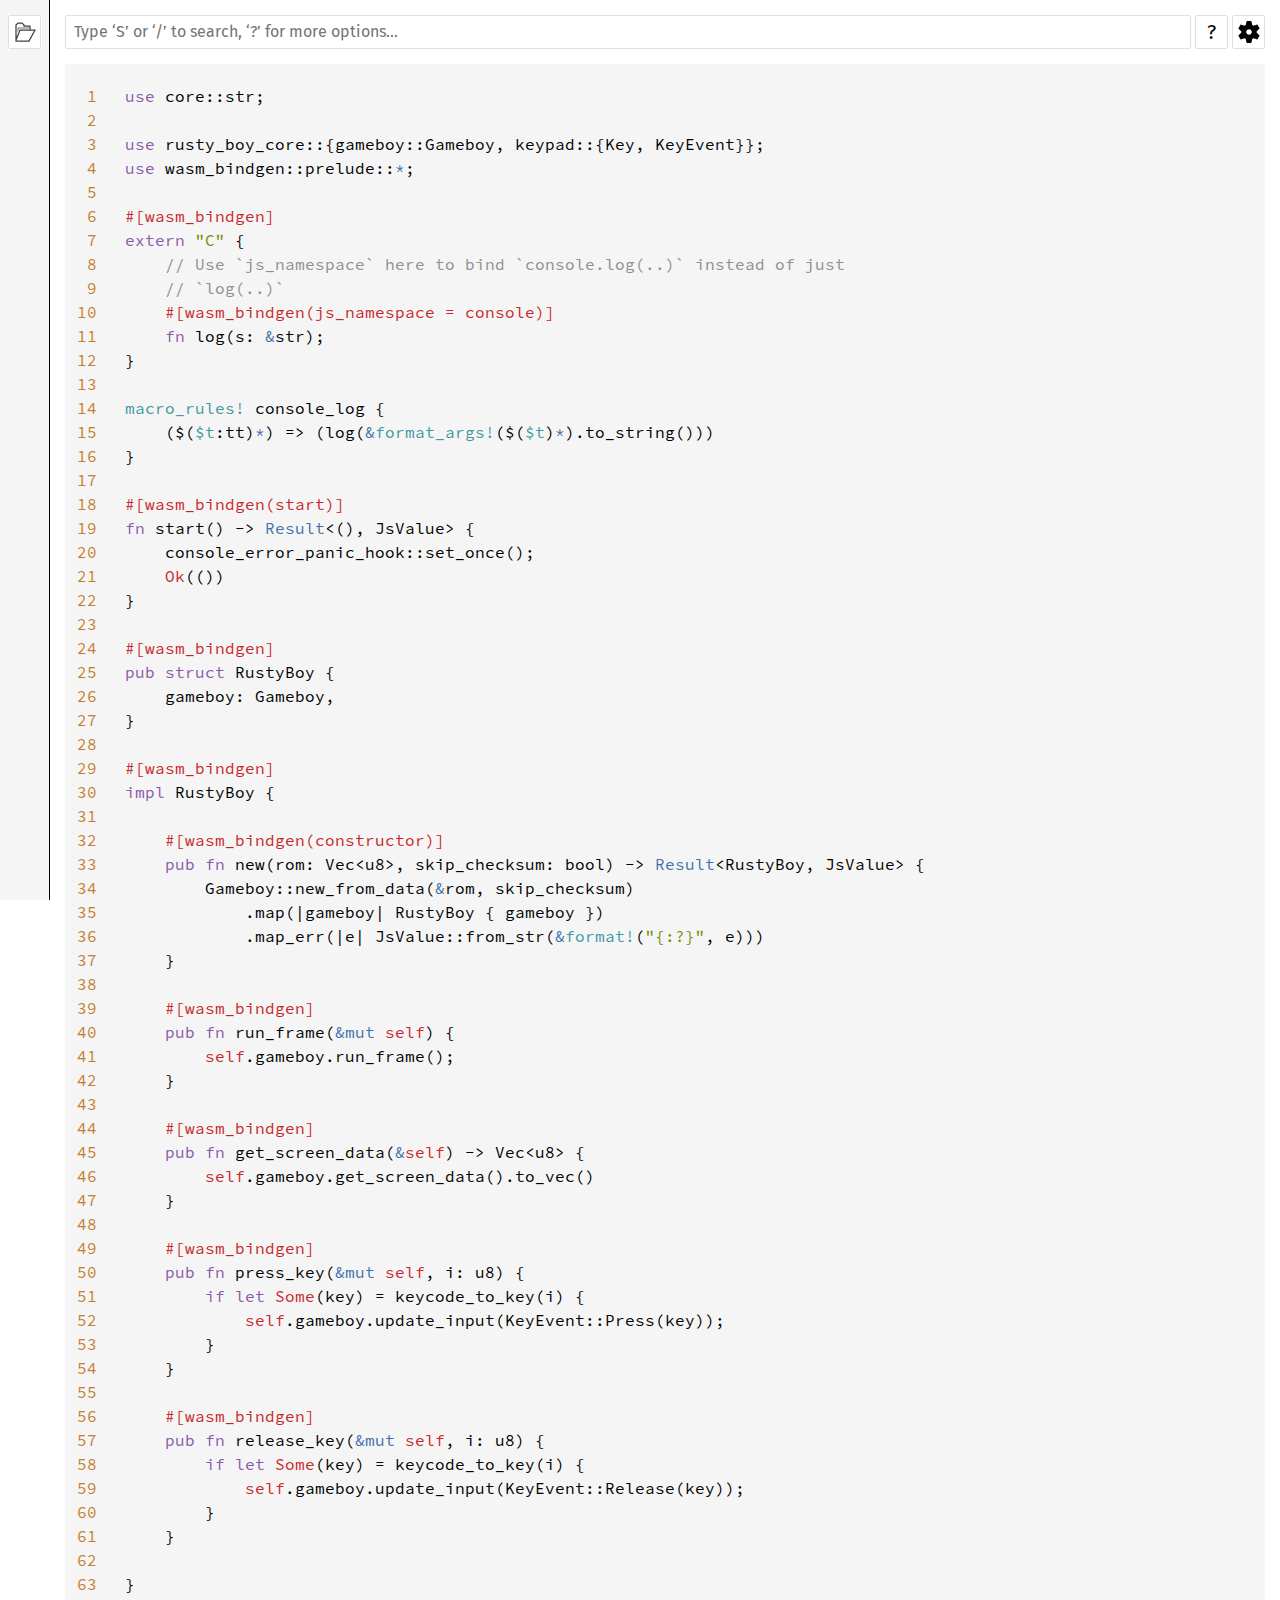
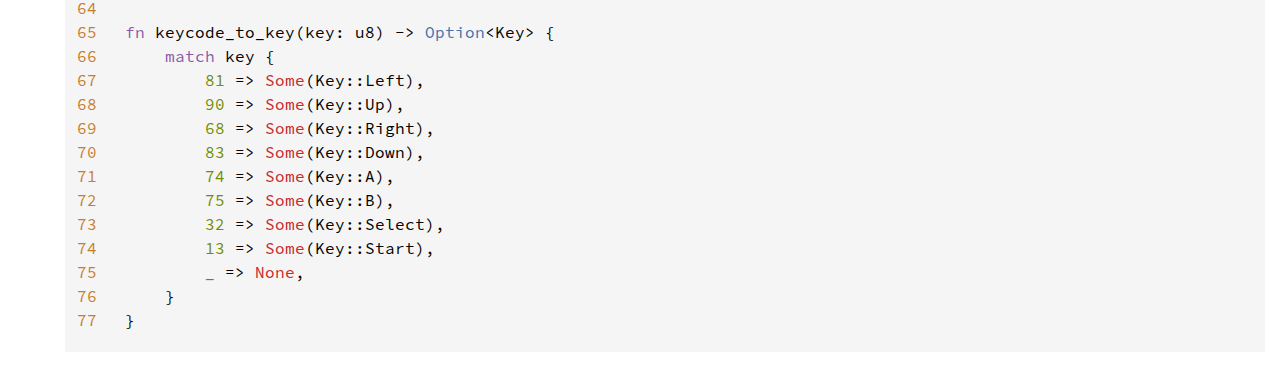
<file: doc/src/web/lib.rs.html>
<!DOCTYPE html><html lang="en"><head><meta charset="utf-8"><meta name="viewport" content="width=device-width, initial-scale=1.0"><meta name="generator" content="rustdoc"><meta name="description" content="Source of the Rust file `apps/web/src/lib.rs`."><title>lib.rs - source</title><script>if(window.location.protocol!=="file:")document.head.insertAdjacentHTML("beforeend","SourceSerif4-Regular-46f98efaafac5295.ttf.woff2,FiraSans-Regular-018c141bf0843ffd.woff2,FiraSans-Medium-8f9a781e4970d388.woff2,SourceCodePro-Regular-562dcc5011b6de7d.ttf.woff2,SourceCodePro-Semibold-d899c5a5c4aeb14a.ttf.woff2".split(",").map(f=>`<link rel="preload" as="font" type="font/woff2" crossorigin href="../../static.files/${f}">`).join(""))</script><link rel="stylesheet" href="../../static.files/normalize-76eba96aa4d2e634.css"><link rel="stylesheet" href="../../static.files/rustdoc-c5d6553a23f1e5a6.css"><meta name="rustdoc-vars" data-root-path="../../" data-static-root-path="../../static.files/" data-current-crate="web" data-themes="" data-resource-suffix="" data-rustdoc-version="1.81.0 (eeb90cda1 2024-09-04)" data-channel="1.81.0" data-search-js="search-d234aafac6c221dd.js" data-settings-js="settings-4313503d2e1961c2.js" ><script src="../../static.files/storage-118b08c4c78b968e.js"></script><script defer src="../../static.files/src-script-e66d777a5a92e9b2.js"></script><script defer src="../../src-files.js"></script><script defer src="../../static.files/main-d2fab2bf619172d3.js"></script><noscript><link rel="stylesheet" href="../../static.files/noscript-df360f571f6edeae.css"></noscript><link rel="alternate icon" type="image/png" href="../../static.files/favicon-32x32-422f7d1d52889060.png"><link rel="icon" type="image/svg+xml" href="../../static.files/favicon-2c020d218678b618.svg"></head><body class="rustdoc src"><!--[if lte IE 11]><div class="warning">This old browser is unsupported and will most likely display funky things.</div><![endif]--><nav class="sidebar"><div class="src-sidebar-title"><h2>Files</h2></div></nav><div class="sidebar-resizer"></div><main><rustdoc-search></rustdoc-search><section id="main-content" class="content"><div class="example-wrap"><div data-nosnippet><pre class="src-line-numbers"><a href="#1" id="1">1</a>
<a href="#2" id="2">2</a>
<a href="#3" id="3">3</a>
<a href="#4" id="4">4</a>
<a href="#5" id="5">5</a>
<a href="#6" id="6">6</a>
<a href="#7" id="7">7</a>
<a href="#8" id="8">8</a>
<a href="#9" id="9">9</a>
<a href="#10" id="10">10</a>
<a href="#11" id="11">11</a>
<a href="#12" id="12">12</a>
<a href="#13" id="13">13</a>
<a href="#14" id="14">14</a>
<a href="#15" id="15">15</a>
<a href="#16" id="16">16</a>
<a href="#17" id="17">17</a>
<a href="#18" id="18">18</a>
<a href="#19" id="19">19</a>
<a href="#20" id="20">20</a>
<a href="#21" id="21">21</a>
<a href="#22" id="22">22</a>
<a href="#23" id="23">23</a>
<a href="#24" id="24">24</a>
<a href="#25" id="25">25</a>
<a href="#26" id="26">26</a>
<a href="#27" id="27">27</a>
<a href="#28" id="28">28</a>
<a href="#29" id="29">29</a>
<a href="#30" id="30">30</a>
<a href="#31" id="31">31</a>
<a href="#32" id="32">32</a>
<a href="#33" id="33">33</a>
<a href="#34" id="34">34</a>
<a href="#35" id="35">35</a>
<a href="#36" id="36">36</a>
<a href="#37" id="37">37</a>
<a href="#38" id="38">38</a>
<a href="#39" id="39">39</a>
<a href="#40" id="40">40</a>
<a href="#41" id="41">41</a>
<a href="#42" id="42">42</a>
<a href="#43" id="43">43</a>
<a href="#44" id="44">44</a>
<a href="#45" id="45">45</a>
<a href="#46" id="46">46</a>
<a href="#47" id="47">47</a>
<a href="#48" id="48">48</a>
<a href="#49" id="49">49</a>
<a href="#50" id="50">50</a>
<a href="#51" id="51">51</a>
<a href="#52" id="52">52</a>
<a href="#53" id="53">53</a>
<a href="#54" id="54">54</a>
<a href="#55" id="55">55</a>
<a href="#56" id="56">56</a>
<a href="#57" id="57">57</a>
<a href="#58" id="58">58</a>
<a href="#59" id="59">59</a>
<a href="#60" id="60">60</a>
<a href="#61" id="61">61</a>
<a href="#62" id="62">62</a>
<a href="#63" id="63">63</a>
<a href="#64" id="64">64</a>
<a href="#65" id="65">65</a>
<a href="#66" id="66">66</a>
<a href="#67" id="67">67</a>
<a href="#68" id="68">68</a>
<a href="#69" id="69">69</a>
<a href="#70" id="70">70</a>
<a href="#71" id="71">71</a>
<a href="#72" id="72">72</a>
<a href="#73" id="73">73</a>
<a href="#74" id="74">74</a>
<a href="#75" id="75">75</a>
<a href="#76" id="76">76</a>
<a href="#77" id="77">77</a>
</pre></div><pre class="rust"><code><span class="kw">use </span>core::str;

<span class="kw">use </span>rusty_boy_core::{gameboy::Gameboy, keypad::{Key, KeyEvent}};
<span class="kw">use </span>wasm_bindgen::prelude::<span class="kw-2">*</span>;

<span class="attr">#[wasm_bindgen]
</span><span class="kw">extern </span><span class="string">"C" </span>{
    <span class="comment">// Use `js_namespace` here to bind `console.log(..)` instead of just
    // `log(..)`
    </span><span class="attr">#[wasm_bindgen(js_namespace = console)]
    </span><span class="kw">fn </span>log(s: <span class="kw-2">&amp;</span>str);
}

<span class="macro">macro_rules!</span> console_log {
    ($(<span class="macro-nonterminal">$t</span>:tt)<span class="kw-2">*</span>) =&gt; (log(<span class="kw-2">&amp;</span><span class="macro">format_args!</span>($(<span class="macro-nonterminal">$t</span>)<span class="kw-2">*</span>).to_string()))
}

<span class="attr">#[wasm_bindgen(start)]
</span><span class="kw">fn </span>start() -&gt; <span class="prelude-ty">Result</span>&lt;(), JsValue&gt; {
    console_error_panic_hook::set_once();
    <span class="prelude-val">Ok</span>(())
}

<span class="attr">#[wasm_bindgen]
</span><span class="kw">pub struct </span>RustyBoy {
    gameboy: Gameboy,
}

<span class="attr">#[wasm_bindgen]
</span><span class="kw">impl </span>RustyBoy {
    
    <span class="attr">#[wasm_bindgen(constructor)]
    </span><span class="kw">pub fn </span>new(rom: Vec&lt;u8&gt;, skip_checksum: bool) -&gt; <span class="prelude-ty">Result</span>&lt;RustyBoy, JsValue&gt; {
        Gameboy::new_from_data(<span class="kw-2">&amp;</span>rom, skip_checksum)
            .map(|gameboy| RustyBoy { gameboy })
            .map_err(|e| JsValue::from_str(<span class="kw-2">&amp;</span><span class="macro">format!</span>(<span class="string">"{:?}"</span>, e)))
    }

    <span class="attr">#[wasm_bindgen]
    </span><span class="kw">pub fn </span>run_frame(<span class="kw-2">&amp;mut </span><span class="self">self</span>) {
        <span class="self">self</span>.gameboy.run_frame();
    }

    <span class="attr">#[wasm_bindgen]
    </span><span class="kw">pub fn </span>get_screen_data(<span class="kw-2">&amp;</span><span class="self">self</span>) -&gt; Vec&lt;u8&gt; {
        <span class="self">self</span>.gameboy.get_screen_data().to_vec()
    }

    <span class="attr">#[wasm_bindgen]
    </span><span class="kw">pub fn </span>press_key(<span class="kw-2">&amp;mut </span><span class="self">self</span>, i: u8) {
        <span class="kw">if let </span><span class="prelude-val">Some</span>(key) = keycode_to_key(i) {
            <span class="self">self</span>.gameboy.update_input(KeyEvent::Press(key));
        }
    }

    <span class="attr">#[wasm_bindgen]
    </span><span class="kw">pub fn </span>release_key(<span class="kw-2">&amp;mut </span><span class="self">self</span>, i: u8) {
        <span class="kw">if let </span><span class="prelude-val">Some</span>(key) = keycode_to_key(i) {
            <span class="self">self</span>.gameboy.update_input(KeyEvent::Release(key));
        }
    }
    
}

<span class="kw">fn </span>keycode_to_key(key: u8) -&gt; <span class="prelude-ty">Option</span>&lt;Key&gt; {
    <span class="kw">match </span>key {
        <span class="number">81 </span>=&gt; <span class="prelude-val">Some</span>(Key::Left),
        <span class="number">90 </span>=&gt; <span class="prelude-val">Some</span>(Key::Up),
        <span class="number">68 </span>=&gt; <span class="prelude-val">Some</span>(Key::Right),
        <span class="number">83 </span>=&gt; <span class="prelude-val">Some</span>(Key::Down),
        <span class="number">74 </span>=&gt; <span class="prelude-val">Some</span>(Key::A),
        <span class="number">75 </span>=&gt; <span class="prelude-val">Some</span>(Key::B),
        <span class="number">32 </span>=&gt; <span class="prelude-val">Some</span>(Key::Select),
        <span class="number">13 </span>=&gt; <span class="prelude-val">Some</span>(Key::Start),
        <span class="kw">_ </span>=&gt; <span class="prelude-val">None</span>,
    }
}
</code></pre></div></section></main></body></html>
</file>
<file: doc/static.files/rustdoc-c5d6553a23f1e5a6.css>
:root{--nav-sub-mobile-padding:8px;--search-typename-width:6.75rem;--desktop-sidebar-width:200px;--src-sidebar-width:300px;--desktop-sidebar-z-index:100;--sidebar-elems-left-padding:24px;}@font-face {font-family:'Fira Sans';font-style:normal;font-weight:400;src:local('Fira Sans'),url("FiraSans-Regular-018c141bf0843ffd.woff2") format("woff2");font-display:swap;}@font-face {font-family:'Fira Sans';font-style:normal;font-weight:500;src:local('Fira Sans Medium'),url("FiraSans-Medium-8f9a781e4970d388.woff2") format("woff2");font-display:swap;}@font-face {font-family:'Source Serif 4';font-style:normal;font-weight:400;src:local('Source Serif 4'),url("SourceSerif4-Regular-46f98efaafac5295.ttf.woff2") format("woff2");font-display:swap;}@font-face {font-family:'Source Serif 4';font-style:italic;font-weight:400;src:local('Source Serif 4 Italic'),url("SourceSerif4-It-acdfaf1a8af734b1.ttf.woff2") format("woff2");font-display:swap;}@font-face {font-family:'Source Serif 4';font-style:normal;font-weight:700;src:local('Source Serif 4 Bold'),url("SourceSerif4-Bold-a2c9cd1067f8b328.ttf.woff2") format("woff2");font-display:swap;}@font-face {font-family:'Source Code Pro';font-style:normal;font-weight:400;src:url("SourceCodePro-Regular-562dcc5011b6de7d.ttf.woff2") format("woff2");font-display:swap;}@font-face {font-family:'Source Code Pro';font-style:italic;font-weight:400;src:url("SourceCodePro-It-1cc31594bf4f1f79.ttf.woff2") format("woff2");font-display:swap;}@font-face {font-family:'Source Code Pro';font-style:normal;font-weight:600;src:url("SourceCodePro-Semibold-d899c5a5c4aeb14a.ttf.woff2") format("woff2");font-display:swap;}@font-face {font-family:'NanumBarunGothic';src:url("NanumBarunGothic-0f09457c7a19b7c6.ttf.woff2") format("woff2");font-display:swap;unicode-range:U+AC00-D7AF,U+1100-11FF,U+3130-318F,U+A960-A97F,U+D7B0-D7FF;}*{box-sizing:border-box;}body{font:1rem/1.5 "Source Serif 4",NanumBarunGothic,serif;margin:0;position:relative;overflow-wrap:break-word;overflow-wrap:anywhere;font-feature-settings:"kern","liga";background-color:var(--main-background-color);color:var(--main-color);}h1{font-size:1.5rem;}h2{font-size:1.375rem;}h3{font-size:1.25rem;}h1,h2,h3,h4,h5,h6{font-weight:500;}h1,h2,h3,h4{margin:25px 0 15px 0;padding-bottom:6px;}.docblock h3,.docblock h4,h5,h6{margin:15px 0 5px 0;}.docblock>h2:first-child,.docblock>h3:first-child,.docblock>h4:first-child,.docblock>h5:first-child,.docblock>h6:first-child{margin-top:0;}.main-heading h1{margin:0;padding:0;flex-grow:1;overflow-wrap:break-word;overflow-wrap:anywhere;}.main-heading{display:flex;flex-wrap:wrap;padding-bottom:6px;margin-bottom:15px;}.content h2,.top-doc .docblock>h3,.top-doc .docblock>h4{border-bottom:1px solid var(--headings-border-bottom-color);}h1,h2{line-height:1.25;padding-top:3px;padding-bottom:9px;}h3.code-header{font-size:1.125rem;}h4.code-header{font-size:1rem;}.code-header{font-weight:600;margin:0;padding:0;white-space:pre-wrap;}#crate-search,h1,h2,h3,h4,h5,h6,.sidebar,.mobile-topbar,.search-input,.search-results .result-name,.item-name>a,.out-of-band,span.since,a.src,#help-button>a,summary.hideme,.scraped-example-list,ul.all-items{font-family:"Fira Sans",Arial,NanumBarunGothic,sans-serif;}#toggle-all-docs,a.anchor,.section-header a,#src-sidebar a,.rust a,.sidebar h2 a,.sidebar h3 a,.mobile-topbar h2 a,h1 a,.search-results a,.stab,.result-name i{color:var(--main-color);}span.enum,a.enum,span.struct,a.struct,span.union,a.union,span.primitive,a.primitive,span.type,a.type,span.foreigntype,a.foreigntype{color:var(--type-link-color);}span.trait,a.trait,span.traitalias,a.traitalias{color:var(--trait-link-color);}span.associatedtype,a.associatedtype,span.constant,a.constant,span.static,a.static{color:var(--assoc-item-link-color);}span.fn,a.fn,span.method,a.method,span.tymethod,a.tymethod{color:var(--function-link-color);}span.attr,a.attr,span.derive,a.derive,span.macro,a.macro{color:var(--macro-link-color);}span.mod,a.mod{color:var(--mod-link-color);}span.keyword,a.keyword{color:var(--keyword-link-color);}a{color:var(--link-color);text-decoration:none;}ol,ul{padding-left:24px;}ul ul,ol ul,ul ol,ol ol{margin-bottom:.625em;}p,.docblock>.warning{margin:0 0 .75em 0;}p:last-child,.docblock>.warning:last-child{margin:0;}button{padding:1px 6px;cursor:pointer;}button#toggle-all-docs{padding:0;background:none;border:none;-webkit-appearance:none;opacity:1;}.rustdoc{display:flex;flex-direction:row;flex-wrap:nowrap;}main{position:relative;flex-grow:1;padding:10px 15px 40px 45px;min-width:0;}.src main{padding:15px;}.width-limiter{max-width:960px;margin-right:auto;}details:not(.toggle) summary{margin-bottom:.6em;}code,pre,a.test-arrow,.code-header{font-family:"Source Code Pro",monospace;}.docblock code,.docblock-short code{border-radius:3px;padding:0 0.125em;}.docblock pre code,.docblock-short pre code{padding:0;}pre{padding:14px;line-height:1.5;}pre.item-decl{overflow-x:auto;}.item-decl .type-contents-toggle{contain:initial;}.src .content pre{padding:20px;}.rustdoc.src .example-wrap pre.src-line-numbers{padding:20px 0 20px 4px;}img{max-width:100%;}.logo-container{line-height:0;display:block;}.rust-logo{filter:var(--rust-logo-filter);}.sidebar{font-size:0.875rem;flex:0 0 var(--desktop-sidebar-width);width:var(--desktop-sidebar-width);overflow-y:scroll;overscroll-behavior:contain;position:sticky;height:100vh;top:0;left:0;z-index:var(--desktop-sidebar-z-index);}.rustdoc.src .sidebar{flex-basis:50px;width:50px;border-right:1px solid;overflow-x:hidden;overflow-y:hidden;}.hide-sidebar .sidebar,.hide-sidebar .sidebar-resizer{display:none;}.sidebar-resizer{touch-action:none;width:9px;cursor:col-resize;z-index:calc(var(--desktop-sidebar-z-index) + 1);position:fixed;height:100%;left:calc(var(--desktop-sidebar-width) + 1px);}.rustdoc.src .sidebar-resizer{left:49px;}.src-sidebar-expanded .src .sidebar-resizer{left:var(--src-sidebar-width);}.sidebar-resizing{-moz-user-select:none;-webkit-user-select:none;-ms-user-select:none;user-select:none;}.sidebar-resizing*{cursor:col-resize !important;}.sidebar-resizing .sidebar{position:fixed;}.sidebar-resizing>body{padding-left:var(--resizing-sidebar-width);}.sidebar-resizer:hover,.sidebar-resizer:active,.sidebar-resizer:focus,.sidebar-resizer.active{width:10px;margin:0;left:var(--desktop-sidebar-width);border-left:solid 1px var(--sidebar-resizer-hover);}.src-sidebar-expanded .rustdoc.src .sidebar-resizer:hover,.src-sidebar-expanded .rustdoc.src .sidebar-resizer:active,.src-sidebar-expanded .rustdoc.src .sidebar-resizer:focus,.src-sidebar-expanded .rustdoc.src .sidebar-resizer.active{left:calc(var(--src-sidebar-width) - 1px);}@media (pointer:coarse){.sidebar-resizer{display:none !important;}}.sidebar-resizer.active{padding:0 140px;width:2px;margin-left:-140px;border-left:none;}.sidebar-resizer.active:before{border-left:solid 2px var(--sidebar-resizer-active);display:block;height:100%;content:"";}.sidebar,.mobile-topbar,.sidebar-menu-toggle,#src-sidebar{background-color:var(--sidebar-background-color);}.src .sidebar>*{visibility:hidden;}.src-sidebar-expanded .src .sidebar{overflow-y:auto;flex-basis:var(--src-sidebar-width);width:var(--src-sidebar-width);}.src-sidebar-expanded .src .sidebar>*{visibility:visible;}#all-types{margin-top:1em;}*{scrollbar-width:initial;scrollbar-color:var(--scrollbar-color);}.sidebar{scrollbar-width:thin;scrollbar-color:var(--scrollbar-color);}::-webkit-scrollbar{width:12px;}.sidebar::-webkit-scrollbar{width:8px;}::-webkit-scrollbar-track{-webkit-box-shadow:inset 0;background-color:var(--scrollbar-track-background-color);}.sidebar::-webkit-scrollbar-track{background-color:var(--scrollbar-track-background-color);}::-webkit-scrollbar-thumb,.sidebar::-webkit-scrollbar-thumb{background-color:var(--scrollbar-thumb-background-color);}.hidden{display:none !important;}.logo-container>img{height:48px;width:48px;}ul.block,.block li{padding:0;margin:0;list-style:none;}.sidebar-elems a,.sidebar>h2 a{display:block;padding:0.25rem;margin-right:0.25rem;border-left:solid var(--sidebar-elems-left-padding) transparent;margin-left:calc(-0.25rem - var(--sidebar-elems-left-padding));background-clip:border-box;}.sidebar h2{overflow-wrap:anywhere;padding:0;margin:0.7rem 0;}.sidebar h3{font-size:1.125rem;padding:0;margin:0;}.sidebar-elems,.sidebar>.version,.sidebar>h2{padding-left:var(--sidebar-elems-left-padding);}.sidebar a{color:var(--sidebar-link-color);}.sidebar .current,.sidebar .current a,.sidebar-crate a.logo-container:hover+h2 a,.sidebar a:hover:not(.logo-container){background-color:var(--sidebar-current-link-background-color);}.sidebar-elems .block{margin-bottom:2em;}.sidebar-elems .block li a{white-space:nowrap;text-overflow:ellipsis;overflow:hidden;}.sidebar-crate{display:flex;align-items:center;justify-content:center;margin:14px 32px 1rem;row-gap:10px;column-gap:32px;flex-wrap:wrap;}.sidebar-crate h2{flex-grow:1;margin:0 -8px;align-self:start;}.sidebar-crate .logo-container{margin:0 calc(-16px - var(--sidebar-elems-left-padding));padding:0 var(--sidebar-elems-left-padding);text-align:center;}.sidebar-crate .logo-container img{margin-top:-16px;border-top:solid 16px transparent;box-sizing:content-box;position:relative;background-clip:border-box;z-index:1;}.sidebar-crate h2 a{display:block;border-left:solid var(--sidebar-elems-left-padding) transparent;background-clip:border-box;margin:0 calc(-24px + 0.25rem) 0 calc(-0.2rem - var(--sidebar-elems-left-padding));padding:calc((16px - 0.57rem ) / 2 ) 0.25rem;padding-left:0.2rem;}.sidebar-crate h2 .version{display:block;font-weight:normal;font-size:1rem;overflow-wrap:break-word;}.sidebar-crate+.version{margin-top:-1rem;margin-bottom:1rem;}.mobile-topbar{display:none;}.rustdoc .example-wrap{display:flex;position:relative;margin-bottom:10px;}.rustdoc .example-wrap:last-child{margin-bottom:0px;}.rustdoc .example-wrap pre{margin:0;flex-grow:1;}.rustdoc:not(.src) .example-wrap pre{overflow:auto hidden;}.rustdoc .example-wrap pre.example-line-numbers,.rustdoc .example-wrap pre.src-line-numbers{flex-grow:0;min-width:fit-content;overflow:initial;text-align:right;-webkit-user-select:none;user-select:none;padding:14px 8px;color:var(--src-line-numbers-span-color);}.rustdoc .example-wrap pre.src-line-numbers{padding:14px 0;}.src-line-numbers a,.src-line-numbers span{color:var(--src-line-numbers-span-color);padding:0 8px;}.src-line-numbers :target{background-color:transparent;border-right:none;padding:0 8px;}.src-line-numbers .line-highlighted{background-color:var(--src-line-number-highlighted-background-color);}.search-loading{text-align:center;}.docblock-short{overflow-wrap:break-word;overflow-wrap:anywhere;}.docblock :not(pre)>code,.docblock-short code{white-space:pre-wrap;}.top-doc .docblock h2{font-size:1.375rem;}.top-doc .docblock h3{font-size:1.25rem;}.top-doc .docblock h4,.top-doc .docblock h5{font-size:1.125rem;}.top-doc .docblock h6{font-size:1rem;}.docblock h5{font-size:1rem;}.docblock h6{font-size:0.875rem;}.docblock{margin-left:24px;position:relative;}.docblock>:not(.more-examples-toggle):not(.example-wrap){max-width:100%;overflow-x:auto;}.out-of-band{flex-grow:0;font-size:1.125rem;}.docblock code,.docblock-short code,pre,.rustdoc.src .example-wrap{background-color:var(--code-block-background-color);}#main-content{position:relative;}.docblock table{margin:.5em 0;border-collapse:collapse;}.docblock table td,.docblock table th{padding:.5em;border:1px solid var(--border-color);}.docblock table tbody tr:nth-child(2n){background:var(--table-alt-row-background-color);}div.where{white-space:pre-wrap;font-size:0.875rem;}.item-info{display:block;margin-left:24px;}.item-info code{font-size:0.875rem;}#main-content>.item-info{margin-left:0;}nav.sub{flex-grow:1;flex-flow:row nowrap;margin:4px 0 25px 0;display:flex;align-items:center;}.search-form{position:relative;display:flex;height:34px;flex-grow:1;}.src nav.sub{margin:0 0 15px 0;}.section-header{display:block;position:relative;}.section-header:hover>.anchor,.impl:hover>.anchor,.trait-impl:hover>.anchor,.variant:hover>.anchor{display:initial;}.anchor{display:none;position:absolute;left:-0.5em;background:none !important;}.anchor.field{left:-5px;}.section-header>.anchor{left:-15px;padding-right:8px;}h2.section-header>.anchor{padding-right:6px;}a.doc-anchor{color:var(--main-color);display:none;position:absolute;left:-17px;padding-right:5px;padding-left:3px;}*:hover>.doc-anchor{display:block;}.top-doc>.docblock>*:first-child>.doc-anchor{display:none !important;}.main-heading a:hover,.example-wrap .rust a:hover,.all-items a:hover,.docblock a:not(.test-arrow):not(.scrape-help):not(.tooltip):hover:not(.doc-anchor),.docblock-short a:not(.test-arrow):not(.scrape-help):not(.tooltip):hover,.item-info a{text-decoration:underline;}.crate.block li.current a{font-weight:500;}table,.item-table{overflow-wrap:break-word;}.item-table{display:table;padding:0;margin:0;}.item-table>li{display:table-row;}.item-table>li>div{display:table-cell;}.item-table>li>.item-name{padding-right:1.25rem;}.search-results-title{margin-top:0;white-space:nowrap;display:flex;align-items:baseline;}#crate-search-div{position:relative;min-width:5em;}#crate-search{min-width:115px;padding:0 23px 0 4px;max-width:100%;text-overflow:ellipsis;border:1px solid var(--border-color);border-radius:4px;outline:none;cursor:pointer;-moz-appearance:none;-webkit-appearance:none;text-indent:0.01px;background-color:var(--main-background-color);color:inherit;line-height:1.5;font-weight:500;}#crate-search:hover,#crate-search:focus{border-color:var(--crate-search-hover-border);}#crate-search-div::after{pointer-events:none;width:100%;height:100%;position:absolute;top:0;left:0;content:"";background-repeat:no-repeat;background-size:20px;background-position:calc(100% - 2px) 56%;background-image:url('data:image/svg+xml,<svg xmlns="http://www.w3.org/2000/svg" \
	width="128" height="128" viewBox="-30 -20 176 176"><path d="M111,40.5L64,87.499L17,40.5" \
	fill="none" stroke="black" strike-linecap="square" stroke-miterlimit="10" stroke-width="12"/> \
	</svg>');filter:var(--crate-search-div-filter);}#crate-search-div:hover::after,#crate-search-div:focus-within::after{filter:var(--crate-search-div-hover-filter);}#crate-search>option{font-size:1rem;}.search-input{-webkit-appearance:none;outline:none;border:1px solid var(--border-color);border-radius:2px;padding:8px;font-size:1rem;flex-grow:1;background-color:var(--button-background-color);color:var(--search-color);}.search-input:focus{border-color:var(--search-input-focused-border-color);}.search-results{display:none;}.search-results.active{display:block;}.search-results>a{display:flex;margin-left:2px;margin-right:2px;border-bottom:1px solid var(--search-result-border-color);gap:1em;}.search-results>a>div.desc{white-space:nowrap;text-overflow:ellipsis;overflow:hidden;flex:2;}.search-results a:hover,.search-results a:focus{background-color:var(--search-result-link-focus-background-color);}.search-results .result-name{display:flex;align-items:center;justify-content:start;flex:3;}.search-results .result-name .alias{color:var(--search-results-alias-color);}.search-results .result-name .grey{color:var(--search-results-grey-color);}.search-results .result-name .typename{color:var(--search-results-grey-color);font-size:0.875rem;width:var(--search-typename-width);}.search-results .result-name .path{word-break:break-all;max-width:calc(100% - var(--search-typename-width));display:inline-block;}.search-results .result-name .path>*{display:inline;}.popover{position:absolute;top:100%;right:0;z-index:calc(var(--desktop-sidebar-z-index) + 1);margin-top:7px;border-radius:3px;border:1px solid var(--border-color);background-color:var(--main-background-color);color:var(--main-color);--popover-arrow-offset:11px;}.popover::before{content:'';position:absolute;right:var(--popover-arrow-offset);border:solid var(--border-color);border-width:1px 1px 0 0;background-color:var(--main-background-color);padding:4px;transform:rotate(-45deg);top:-5px;}.setting-line{margin:1.2em 0.6em;}.setting-radio input,.setting-check input{margin-right:0.3em;height:1.2rem;width:1.2rem;border:2px solid var(--settings-input-border-color);outline:none;-webkit-appearance:none;cursor:pointer;}.setting-radio input{border-radius:50%;}.setting-radio span,.setting-check span{padding-bottom:1px;}.setting-radio{margin-top:0.1em;margin-bottom:0.1em;min-width:3.8em;padding:0.3em;display:inline-flex;align-items:center;cursor:pointer;}.setting-radio+.setting-radio{margin-left:0.5em;}.setting-check{margin-right:20px;display:flex;align-items:center;cursor:pointer;}.setting-radio input:checked{box-shadow:inset 0 0 0 3px var(--main-background-color);background-color:var(--settings-input-color);}.setting-check input:checked{background-color:var(--settings-input-color);border-width:1px;content:url('data:image/svg+xml,<svg xmlns="http://www.w3.org/2000/svg" viewBox="0 0 40 40">\
		<path d="M7,25L17,32L33,12" fill="none" stroke="black" stroke-width="5"/>\
		<path d="M7,23L17,30L33,10" fill="none" stroke="white" stroke-width="5"/></svg>');}.setting-radio input:focus,.setting-check input:focus{box-shadow:0 0 1px 1px var(--settings-input-color);}.setting-radio input:checked:focus{box-shadow:inset 0 0 0 3px var(--main-background-color),0 0 2px 2px var(--settings-input-color);}.setting-radio input:hover,.setting-check input:hover{border-color:var(--settings-input-color) !important;}#help.popover{max-width:600px;--popover-arrow-offset:48px;}#help dt{float:left;clear:left;margin-right:0.5rem;}#help span.top,#help span.bottom{text-align:center;display:block;font-size:1.125rem;}#help span.top{margin:10px 0;border-bottom:1px solid var(--border-color);padding-bottom:4px;margin-bottom:6px;}#help span.bottom{clear:both;border-top:1px solid var(--border-color);}.side-by-side>div{width:50%;float:left;padding:0 20px 20px 17px;}.item-info .stab{display:block;padding:3px;margin-bottom:5px;}.item-name .stab{margin-left:0.3125em;}.stab{padding:0 2px;font-size:0.875rem;font-weight:normal;color:var(--main-color);background-color:var(--stab-background-color);width:fit-content;white-space:pre-wrap;border-radius:3px;display:inline;vertical-align:baseline;}.stab.portability>code{background:none;color:var(--stab-code-color);}.stab .emoji,.item-info .stab::before{font-size:1.25rem;}.stab .emoji{margin-right:0.3rem;}.item-info .stab::before{content:"\0";width:0;display:inline-block;color:transparent;}.emoji{text-shadow:1px 0 0 black,-1px 0 0 black,0 1px 0 black,0 -1px 0 black;}.since{font-weight:normal;font-size:initial;}.rightside{padding-left:12px;float:right;}.rightside:not(a),.out-of-band{color:var(--right-side-color);}pre.rust{tab-size:4;-moz-tab-size:4;}pre.rust .kw{color:var(--code-highlight-kw-color);}pre.rust .kw-2{color:var(--code-highlight-kw-2-color);}pre.rust .lifetime{color:var(--code-highlight-lifetime-color);}pre.rust .prelude-ty{color:var(--code-highlight-prelude-color);}pre.rust .prelude-val{color:var(--code-highlight-prelude-val-color);}pre.rust .string{color:var(--code-highlight-string-color);}pre.rust .number{color:var(--code-highlight-number-color);}pre.rust .bool-val{color:var(--code-highlight-literal-color);}pre.rust .self{color:var(--code-highlight-self-color);}pre.rust .attr{color:var(--code-highlight-attribute-color);}pre.rust .macro,pre.rust .macro-nonterminal{color:var(--code-highlight-macro-color);}pre.rust .question-mark{font-weight:bold;color:var(--code-highlight-question-mark-color);}pre.rust .comment{color:var(--code-highlight-comment-color);}pre.rust .doccomment{color:var(--code-highlight-doc-comment-color);}.rustdoc.src .example-wrap pre.rust a{background:var(--codeblock-link-background);}.example-wrap.compile_fail,.example-wrap.should_panic{border-left:2px solid var(--codeblock-error-color);}.ignore.example-wrap{border-left:2px solid var(--codeblock-ignore-color);}.example-wrap.compile_fail:hover,.example-wrap.should_panic:hover{border-left:2px solid var(--codeblock-error-hover-color);}.example-wrap.ignore:hover{border-left:2px solid var(--codeblock-ignore-hover-color);}.example-wrap.compile_fail .tooltip,.example-wrap.should_panic .tooltip{color:var(--codeblock-error-color);}.example-wrap.ignore .tooltip{color:var(--codeblock-ignore-color);}.example-wrap.compile_fail:hover .tooltip,.example-wrap.should_panic:hover .tooltip{color:var(--codeblock-error-hover-color);}.example-wrap.ignore:hover .tooltip{color:var(--codeblock-ignore-hover-color);}.example-wrap .tooltip{position:absolute;display:block;left:-25px;top:5px;margin:0;line-height:1;}.example-wrap.compile_fail .tooltip,.example-wrap.should_panic .tooltip,.example-wrap.ignore .tooltip{font-weight:bold;font-size:1.25rem;}.content .docblock .warning{border-left:2px solid var(--warning-border-color);padding:14px;position:relative;overflow-x:visible !important;}.content .docblock .warning::before{color:var(--warning-border-color);content:"ⓘ";position:absolute;left:-25px;top:5px;font-weight:bold;font-size:1.25rem;}.top-doc>.docblock>.warning:first-child::before{top:20px;}a.test-arrow{visibility:hidden;position:absolute;padding:5px 10px 5px 10px;border-radius:5px;font-size:1.375rem;top:5px;right:5px;z-index:1;color:var(--test-arrow-color);background-color:var(--test-arrow-background-color);}a.test-arrow:hover{color:var(--test-arrow-hover-color);background-color:var(--test-arrow-hover-background-color);}.example-wrap:hover .test-arrow{visibility:visible;}.code-attribute{font-weight:300;color:var(--code-attribute-color);}.item-spacer{width:100%;height:12px;display:block;}.out-of-band>span.since{font-size:1.25rem;}.sub-variant h4{font-size:1rem;font-weight:400;margin-top:0;margin-bottom:0;}.sub-variant{margin-left:24px;margin-bottom:40px;}.sub-variant>.sub-variant-field{margin-left:24px;}:target{padding-right:3px;background-color:var(--target-background-color);border-right:3px solid var(--target-border-color);}.code-header a.tooltip{color:inherit;margin-right:15px;position:relative;}.code-header a.tooltip:hover{color:var(--link-color);}a.tooltip:hover::after{position:absolute;top:calc(100% - 10px);left:-15px;right:-15px;height:20px;content:"\00a0";}.fade-out{opacity:0;transition:opacity 0.45s cubic-bezier(0,0,0.1,1.0);}.popover.tooltip .content{margin:0.25em 0.5em;}.popover.tooltip .content pre,.popover.tooltip .content code{background:transparent;margin:0;padding:0;font-size:1.25rem;white-space:pre-wrap;}.popover.tooltip .content>h3:first-child{margin:0 0 5px 0;}.search-failed{text-align:center;margin-top:20px;display:none;}.search-failed.active{display:block;}.search-failed>ul{text-align:left;max-width:570px;margin-left:auto;margin-right:auto;}#search-tabs{display:flex;flex-direction:row;gap:1px;margin-bottom:4px;}#search-tabs button{text-align:center;font-size:1.125rem;border:0;border-top:2px solid;flex:1;line-height:1.5;color:inherit;}#search-tabs button:not(.selected){background-color:var(--search-tab-button-not-selected-background);border-top-color:var(--search-tab-button-not-selected-border-top-color);}#search-tabs button:hover,#search-tabs button.selected{background-color:var(--search-tab-button-selected-background);border-top-color:var(--search-tab-button-selected-border-top-color);}#search-tabs .count{font-size:1rem;font-variant-numeric:tabular-nums;color:var(--search-tab-title-count-color);}#search .error code{border-radius:3px;background-color:var(--search-error-code-background-color);}.search-corrections{font-weight:normal;}#src-sidebar{width:100%;overflow:auto;}#src-sidebar div.files>a:hover,details.dir-entry summary:hover,#src-sidebar div.files>a:focus,details.dir-entry summary:focus{background-color:var(--src-sidebar-background-hover);}#src-sidebar div.files>a.selected{background-color:var(--src-sidebar-background-selected);}.src-sidebar-title{position:sticky;top:0;display:flex;padding:8px 8px 0 48px;margin-bottom:7px;background:var(--sidebar-background-color);border-bottom:1px solid var(--border-color);}#settings-menu,#help-button{margin-left:4px;display:flex;}#sidebar-button{display:none;line-height:0;}.hide-sidebar #sidebar-button,.src #sidebar-button{display:flex;margin-right:4px;position:fixed;left:6px;height:34px;width:34px;background-color:var(--main-background-color);z-index:1;}.src #sidebar-button{left:8px;z-index:calc(var(--desktop-sidebar-z-index) + 1);}.hide-sidebar .src #sidebar-button{position:static;}#settings-menu>a,#help-button>a,#sidebar-button>a{display:flex;align-items:center;justify-content:center;background-color:var(--button-background-color);border:1px solid var(--border-color);border-radius:2px;color:var(--settings-button-color);font-size:20px;width:33px;}#settings-menu>a:hover,#settings-menu>a:focus,#help-button>a:hover,#help-button>a:focus,#sidebar-button>a:hover,#sidebar-button>a:focus{border-color:var(--settings-button-border-focus);}#settings-menu>a{line-height:0;font-size:0;}#settings-menu>a:before{content:url('data:image/svg+xml,<svg width="22" height="22" viewBox="0 0 12 12" \
	enable-background="new 0 0 12 12" xmlns="http://www.w3.org/2000/svg">\
	<path d="M10.25,6c0-0.1243286-0.0261841-0.241333-0.0366211-0.362915l1.6077881-1.5545654l\
	-1.25-2.1650391  c0,0-1.2674561,0.3625488-2.1323853,0.6099854c-0.2034912-0.1431885-0.421875\
	-0.2639771-0.6494751-0.3701782L7.25,0h-2.5 c0,0-0.3214111,1.2857666-0.5393066,2.1572876\
	C3.9830933,2.2634888,3.7647095,2.3842773,3.5612183,2.5274658L1.428833,1.9174805 \
	l-1.25,2.1650391c0,0,0.9641113,0.9321899,1.6077881,1.5545654C1.7761841,5.758667,\
	1.75,5.8756714,1.75,6  s0.0261841,0.241333,0.0366211,0.362915L0.178833,7.9174805l1.25,\
	2.1650391l2.1323853-0.6099854  c0.2034912,0.1432495,0.421875,0.2639771,0.6494751,0.3701782\
	L4.75,12h2.5l0.5393066-2.1572876  c0.2276001-0.1062012,0.4459839-0.2269287,0.6494751\
	-0.3701782l2.1323853,0.6099854l1.25-2.1650391L10.2133789,6.362915  C10.2238159,6.241333,\
	10.25,6.1243286,10.25,6z M6,7.5C5.1715698,7.5,4.5,6.8284302,4.5,6S5.1715698,4.5,6,4.5S7.5\
	,5.1715698,7.5,6  S6.8284302,7.5,6,7.5z" fill="black"/></svg>');width:22px;height:22px;filter:var(--settings-menu-filter);}#sidebar-button>a:before{content:url('data:image/svg+xml,<svg xmlns="http://www.w3.org/2000/svg" viewBox="0 0 22 22" \
		fill="none" stroke="black">\
		<rect x="1" y="1" width="20" height="20" ry="1.5" stroke-width="1.5"/>\
		<circle cx="4.375" cy="4.375" r="1" stroke-width=".75"/>\
		<path d="m7.6121 3v16 M5.375 7.625h-2 m2 3h-2 m2 3h-2" stroke-width="1.25"/></svg>');width:22px;height:22px;}#copy-path{color:var(--copy-path-button-color);background:var(--main-background-color);height:34px;width:33px;margin-left:10px;padding:0;padding-left:2px;border:0;font-size:0;}#copy-path::before{filter:var(--copy-path-img-filter);content:url('data:image/svg+xml,<svg width="19" height="18" viewBox="0 0 24 25" \
xmlns="http://www.w3.org/2000/svg" aria-label="Copy to clipboard">\
<path d="M18 20h2v3c0 1-1 2-2 2H2c-.998 0-2-1-2-2V5c0-.911.755-1.667 1.667-1.667h5A3.323 3.323 0 \
0110 0a3.323 3.323 0 013.333 3.333h5C19.245 3.333 20 4.09 20 5v8.333h-2V9H2v14h16v-3zM3 \
7h14c0-.911-.793-1.667-1.75-1.667H13.5c-.957 0-1.75-.755-1.75-1.666C11.75 2.755 10.957 2 10 \
2s-1.75.755-1.75 1.667c0 .911-.793 1.666-1.75 1.666H4.75C3.793 5.333 3 6.09 3 7z"/>\
<path d="M4 19h6v2H4zM12 11H4v2h8zM4 17h4v-2H4zM15 15v-3l-4.5 4.5L15 21v-3l8.027-.032L23 15z"/>\
</svg>');width:19px;height:18px;}#copy-path:hover::before{filter:var(--copy-path-img-hover-filter);}#copy-path.clicked::before{content:url('data:image/svg+xml,<svg viewBox="-1 -1 23 23" xmlns="http://www.w3.org/2000/svg" \
		fill="black" height="18px">\
		<g><path d="M9 19.414l-6.707-6.707 1.414-1.414L9 16.586 20.293 5.293l1.414 1.414"></path>\
		</g></svg>');}@keyframes rotating{from{transform:rotate(0deg);}to{transform:rotate(360deg);}}#settings-menu.rotate>a img{animation:rotating 2s linear infinite;}kbd{display:inline-block;padding:3px 5px;font:15px monospace;line-height:10px;vertical-align:middle;border:solid 1px var(--border-color);border-radius:3px;color:var(--kbd-color);background-color:var(--kbd-background);box-shadow:inset 0 -1px 0 var(--kbd-box-shadow-color);}ul.all-items>li{list-style:none;}details.dir-entry{padding-left:4px;}details.dir-entry>summary{margin:0 0 0 -4px;padding:0 0 0 4px;cursor:pointer;}details.dir-entry div.folders,details.dir-entry div.files{padding-left:23px;}details.dir-entry a{display:block;}details.toggle{contain:layout;position:relative;}details.toggle>summary.hideme{cursor:pointer;font-size:1rem;}details.toggle>summary{list-style:none;outline:none;}details.toggle>summary::-webkit-details-marker,details.toggle>summary::marker{display:none;}details.toggle>summary.hideme>span{margin-left:9px;}details.toggle>summary::before{background:url('data:image/svg+xml,<svg width="17" height="17" \
shape-rendering="crispEdges" stroke="black" fill="none" xmlns="http://www.w3.org/2000/svg"><path \
d="M5 2.5H2.5v12H5m7-12h2.5v12H12M5 8.5h7M8.5 12V8.625v0V5"/></svg>') no-repeat top left;content:"";cursor:pointer;width:16px;height:16px;display:inline-block;vertical-align:middle;opacity:.5;filter:var(--toggle-filter);}details.toggle>summary.hideme>span,.more-examples-toggle summary,.more-examples-toggle .hide-more{color:var(--toggles-color);}details.toggle>summary::after{content:"Expand";overflow:hidden;width:0;height:0;position:absolute;}details.toggle>summary.hideme::after{content:"";}details.toggle>summary:focus::before,details.toggle>summary:hover::before{opacity:1;}details.toggle>summary:focus-visible::before{outline:1px dotted #000;outline-offset:1px;}details.non-exhaustive{margin-bottom:8px;}details.toggle>summary.hideme::before{position:relative;}details.toggle>summary:not(.hideme)::before{position:absolute;left:-24px;top:4px;}.impl-items>details.toggle>summary:not(.hideme)::before{position:absolute;left:-24px;}details.toggle[open] >summary.hideme{position:absolute;}details.toggle[open] >summary.hideme>span{display:none;}details.toggle[open] >summary::before{background:url('data:image/svg+xml,<svg width="17" height="17" \
shape-rendering="crispEdges" stroke="black" fill="none" xmlns="http://www.w3.org/2000/svg"><path \
d="M5 2.5H2.5v12H5m7-12h2.5v12H12M5 8.5h7"/></svg>') no-repeat top left;}details.toggle[open] >summary::after{content:"Collapse";}.docblock summary>*{display:inline-block;}.docblock>.example-wrap:first-child .tooltip{margin-top:16px;}.src #sidebar-button>a:before,.sidebar-menu-toggle:before{content:url('data:image/svg+xml,<svg xmlns="http://www.w3.org/2000/svg" \
		viewBox="0 0 22 22" fill="none" stroke="black">\
		<path d="M3,5h16M3,11h16M3,17h16" stroke-width="2.75"/></svg>');opacity:0.75;}.sidebar-menu-toggle:hover:before,.sidebar-menu-toggle:active:before,.sidebar-menu-toggle:focus:before{opacity:1;}.src #sidebar-button>a:before{content:url('data:image/svg+xml,<svg xmlns="http://www.w3.org/2000/svg" \
		viewBox="0 0 22 22" fill="none" stroke="black">\
		<path d="M16,9v-4h-6v-1l-2,-2h-4l-2,2v16h13L21,9h-15L2,19" stroke-width="1.25"/>\
		<path d="M15,7h-11v3" stroke-width="0.75"/>\
		<path d="M3.75,10v1.25" stroke-width="0.375"/></svg>');opacity:0.75;}@media (max-width:850px){#search-tabs .count{display:block;}}@media (max-width:700px){*[id]{scroll-margin-top:45px;}.rustdoc{display:block;}main{padding-left:15px;padding-top:0px;}.main-heading{flex-direction:column;}.out-of-band{text-align:left;margin-left:initial;padding:initial;}.out-of-band .since::before{content:"Since ";}.sidebar .logo-container,.sidebar .location,.sidebar-resizer{display:none;}.sidebar{position:fixed;top:45px;left:-1000px;z-index:11;height:calc(100vh - 45px);width:200px;}.src main,.rustdoc.src .sidebar{top:0;padding:0;height:100vh;border:0;}.src .search-form{margin-left:40px;}.hide-sidebar .search-form{margin-left:32px;}.hide-sidebar .src .search-form{margin-left:0;}.sidebar.shown,.src-sidebar-expanded .src .sidebar,.rustdoc:not(.src) .sidebar:focus-within{left:0;}.mobile-topbar h2{padding-bottom:0;margin:auto 0.5em auto auto;overflow:hidden;font-size:24px;white-space:nowrap;text-overflow:ellipsis;}.mobile-topbar .logo-container>img{max-width:35px;max-height:35px;margin:5px 0 5px 20px;}.mobile-topbar{display:flex;flex-direction:row;position:sticky;z-index:10;font-size:2rem;height:45px;width:100%;left:0;top:0;}.hide-sidebar .mobile-topbar{display:none;}.sidebar-menu-toggle{width:45px;border:none;line-height:0;}.hide-sidebar .sidebar-menu-toggle{display:none;}.sidebar-elems{margin-top:1em;}.anchor{display:none !important;}#main-content>details.toggle>summary::before,#main-content>div>details.toggle>summary::before{left:-11px;}#copy-path,#help-button{display:none;}#sidebar-button>a:before{content:url('data:image/svg+xml,<svg xmlns="http://www.w3.org/2000/svg" \
			viewBox="0 0 22 22" fill="none" stroke="black">\
			<rect x="1" y="1" width="20" height="20" ry="1.5" stroke-width="1.5"/>\
			<circle cx="4.375" cy="4.375" r="1" stroke-width=".75"/>\
			<path d="m3 7.375h16m0-3h-4" stroke-width="1.25"/></svg>');width:22px;height:22px;}.sidebar-menu-toggle:before{filter:var(--mobile-sidebar-menu-filter);}.sidebar-menu-toggle:hover{background:var(--main-background-color);}.item-table,.item-row,.item-table>li,.item-table>li>div,.search-results>a,.search-results>a>div{display:block;}.search-results>a{padding:5px 0px;}.search-results>a>div.desc,.item-table>li>div.desc{padding-left:2em;}.search-results .result-name{display:block;}.search-results .result-name .typename{width:initial;margin-right:0;}.search-results .result-name .typename,.search-results .result-name .path{display:inline;}.src-sidebar-expanded .src .sidebar{position:fixed;max-width:100vw;width:100vw;}.src .src-sidebar-title{padding-top:0;}details.toggle:not(.top-doc)>summary{margin-left:10px;}.impl-items>details.toggle>summary:not(.hideme)::before,#main-content>details.toggle:not(.top-doc)>summary::before,#main-content>div>details.toggle>summary::before{left:-11px;}.impl-items>.item-info{margin-left:34px;}.src nav.sub{margin:0;padding:var(--nav-sub-mobile-padding);}}@media (min-width:701px){.scraped-example-title{position:absolute;z-index:10;background:var(--main-background-color);bottom:8px;right:5px;padding:2px 4px;box-shadow:0 0 4px var(--main-background-color);}.item-table>li>.item-name{width:33%;}.item-table>li>div{padding-bottom:5px;word-break:break-all;}}@media print{nav.sidebar,nav.sub,.out-of-band,a.src,#copy-path,details.toggle[open] >summary::before,details.toggle>summary::before,details.toggle.top-doc>summary{display:none;}.docblock{margin-left:0;}main{padding:10px;}}@media (max-width:464px){.docblock{margin-left:12px;}.docblock code{overflow-wrap:break-word;overflow-wrap:anywhere;}nav.sub{flex-direction:column;}.search-form{align-self:stretch;}}.variant,.implementors-toggle>summary,.impl,#implementors-list>.docblock,.impl-items>section,.impl-items>.toggle>summary,.methods>section,.methods>.toggle>summary{margin-bottom:0.75em;}.variants>.docblock,.implementors-toggle>.docblock,.impl-items>.toggle[open]:not(:last-child),.methods>.toggle[open]:not(:last-child),.implementors-toggle[open]:not(:last-child){margin-bottom:2em;}#trait-implementations-list .impl-items>.toggle:not(:last-child),#synthetic-implementations-list .impl-items>.toggle:not(:last-child),#blanket-implementations-list .impl-items>.toggle:not(:last-child){margin-bottom:1em;}.scraped-example-list .scrape-help{margin-left:10px;padding:0 4px;font-weight:normal;font-size:12px;position:relative;bottom:1px;border:1px solid var(--scrape-example-help-border-color);border-radius:50px;color:var(--scrape-example-help-color);}.scraped-example-list .scrape-help:hover{border-color:var(--scrape-example-help-hover-border-color);color:var(--scrape-example-help-hover-color);}.scraped-example{position:relative;}.scraped-example .code-wrapper{position:relative;display:flex;flex-direction:row;flex-wrap:wrap;width:100%;}.scraped-example:not(.expanded) .code-wrapper{max-height:calc(1.5em * 5 + 10px);}.scraped-example:not(.expanded) .code-wrapper pre{overflow-y:hidden;padding-bottom:0;max-height:calc(1.5em * 5 + 10px);}.more-scraped-examples .scraped-example:not(.expanded) .code-wrapper,.more-scraped-examples .scraped-example:not(.expanded) .code-wrapper pre{max-height:calc(1.5em * 10 + 10px);}.scraped-example .code-wrapper .next,.scraped-example .code-wrapper .prev,.scraped-example .code-wrapper .expand{color:var(--main-color);position:absolute;top:0.25em;z-index:1;padding:0;background:none;border:none;-webkit-appearance:none;opacity:1;}.scraped-example .code-wrapper .prev{right:2.25em;}.scraped-example .code-wrapper .next{right:1.25em;}.scraped-example .code-wrapper .expand{right:0.25em;}.scraped-example:not(.expanded) .code-wrapper::before,.scraped-example:not(.expanded) .code-wrapper::after{content:" ";width:100%;height:5px;position:absolute;z-index:1;}.scraped-example:not(.expanded) .code-wrapper::before{top:0;background:linear-gradient(to bottom,var(--scrape-example-code-wrapper-background-start),var(--scrape-example-code-wrapper-background-end));}.scraped-example:not(.expanded) .code-wrapper::after{bottom:0;background:linear-gradient(to top,var(--scrape-example-code-wrapper-background-start),var(--scrape-example-code-wrapper-background-end));}.scraped-example .code-wrapper .example-wrap{width:100%;overflow-y:hidden;margin-bottom:0;}.scraped-example:not(.expanded) .code-wrapper .example-wrap{overflow-x:hidden;}.scraped-example .example-wrap .rust span.highlight{background:var(--scrape-example-code-line-highlight);}.scraped-example .example-wrap .rust span.highlight.focus{background:var(--scrape-example-code-line-highlight-focus);}.more-examples-toggle{max-width:calc(100% + 25px);margin-top:10px;margin-left:-25px;}.more-examples-toggle .hide-more{margin-left:25px;cursor:pointer;}.more-scraped-examples{margin-left:25px;position:relative;}.toggle-line{position:absolute;top:5px;bottom:0;right:calc(100% + 10px);padding:0 4px;cursor:pointer;}.toggle-line-inner{min-width:2px;height:100%;background:var(--scrape-example-toggle-line-background);}.toggle-line:hover .toggle-line-inner{background:var(--scrape-example-toggle-line-hover-background);}.more-scraped-examples .scraped-example,.example-links{margin-top:20px;}.more-scraped-examples .scraped-example:first-child{margin-top:5px;}.example-links ul{margin-bottom:0;}:root[data-theme="light"],:root:not([data-theme]){--main-background-color:white;--main-color:black;--settings-input-color:#2196f3;--settings-input-border-color:#717171;--settings-button-color:#000;--settings-button-border-focus:#717171;--sidebar-background-color:#f5f5f5;--sidebar-background-color-hover:#e0e0e0;--code-block-background-color:#f5f5f5;--scrollbar-track-background-color:#dcdcdc;--scrollbar-thumb-background-color:rgba(36,37,39,0.6);--scrollbar-color:rgba(36,37,39,0.6) #d9d9d9;--headings-border-bottom-color:#ddd;--border-color:#e0e0e0;--button-background-color:#fff;--right-side-color:grey;--code-attribute-color:#999;--toggles-color:#999;--toggle-filter:none;--mobile-sidebar-menu-filter:none;--search-input-focused-border-color:#66afe9;--copy-path-button-color:#999;--copy-path-img-filter:invert(50%);--copy-path-img-hover-filter:invert(35%);--codeblock-error-hover-color:rgb(255,0,0);--codeblock-error-color:rgba(255,0,0,.5);--codeblock-ignore-hover-color:rgb(255,142,0);--codeblock-ignore-color:rgba(255,142,0,.6);--warning-border-color:#ff8e00;--type-link-color:#ad378a;--trait-link-color:#6e4fc9;--assoc-item-link-color:#3873ad;--function-link-color:#ad7c37;--macro-link-color:#068000;--keyword-link-color:#3873ad;--mod-link-color:#3873ad;--link-color:#3873ad;--sidebar-link-color:#356da4;--sidebar-current-link-background-color:#fff;--search-result-link-focus-background-color:#ccc;--search-result-border-color:#aaa3;--search-color:#000;--search-error-code-background-color:#d0cccc;--search-results-alias-color:#000;--search-results-grey-color:#999;--search-tab-title-count-color:#888;--search-tab-button-not-selected-border-top-color:#e6e6e6;--search-tab-button-not-selected-background:#e6e6e6;--search-tab-button-selected-border-top-color:#0089ff;--search-tab-button-selected-background:#fff;--settings-menu-filter:none;--stab-background-color:#fff5d6;--stab-code-color:#000;--code-highlight-kw-color:#8959a8;--code-highlight-kw-2-color:#4271ae;--code-highlight-lifetime-color:#b76514;--code-highlight-prelude-color:#4271ae;--code-highlight-prelude-val-color:#c82829;--code-highlight-number-color:#718c00;--code-highlight-string-color:#718c00;--code-highlight-literal-color:#c82829;--code-highlight-attribute-color:#c82829;--code-highlight-self-color:#c82829;--code-highlight-macro-color:#3e999f;--code-highlight-question-mark-color:#ff9011;--code-highlight-comment-color:#8e908c;--code-highlight-doc-comment-color:#4d4d4c;--src-line-numbers-span-color:#c67e2d;--src-line-number-highlighted-background-color:#fdffd3;--test-arrow-color:#f5f5f5;--test-arrow-background-color:rgba(78,139,202,0.2);--test-arrow-hover-color:#f5f5f5;--test-arrow-hover-background-color:rgb(78,139,202);--target-background-color:#fdffd3;--target-border-color:#ad7c37;--kbd-color:#000;--kbd-background:#fafbfc;--kbd-box-shadow-color:#c6cbd1;--rust-logo-filter:initial;--crate-search-div-filter:invert(100%) sepia(0%) saturate(4223%) hue-rotate(289deg) brightness(114%) contrast(76%);--crate-search-div-hover-filter:invert(44%) sepia(18%) saturate(23%) hue-rotate(317deg) brightness(96%) contrast(93%);--crate-search-hover-border:#717171;--src-sidebar-background-selected:#fff;--src-sidebar-background-hover:#e0e0e0;--table-alt-row-background-color:#f5f5f5;--codeblock-link-background:#eee;--scrape-example-toggle-line-background:#ccc;--scrape-example-toggle-line-hover-background:#999;--scrape-example-code-line-highlight:#fcffd6;--scrape-example-code-line-highlight-focus:#f6fdb0;--scrape-example-help-border-color:#555;--scrape-example-help-color:#333;--scrape-example-help-hover-border-color:#000;--scrape-example-help-hover-color:#000;--scrape-example-code-wrapper-background-start:rgba(255,255,255,1);--scrape-example-code-wrapper-background-end:rgba(255,255,255,0);--sidebar-resizer-hover:hsl(207,90%,66%);--sidebar-resizer-active:hsl(207,90%,54%);}:root[data-theme="dark"]{--main-background-color:#353535;--main-color:#ddd;--settings-input-color:#2196f3;--settings-input-border-color:#999;--settings-button-color:#000;--settings-button-border-focus:#ffb900;--sidebar-background-color:#505050;--sidebar-background-color-hover:#676767;--code-block-background-color:#2A2A2A;--scrollbar-track-background-color:#717171;--scrollbar-thumb-background-color:rgba(32,34,37,.6);--scrollbar-color:rgba(32,34,37,.6) #5a5a5a;--headings-border-bottom-color:#d2d2d2;--border-color:#e0e0e0;--button-background-color:#f0f0f0;--right-side-color:grey;--code-attribute-color:#999;--toggles-color:#999;--toggle-filter:invert(100%);--mobile-sidebar-menu-filter:invert(100%);--search-input-focused-border-color:#008dfd;--copy-path-button-color:#999;--copy-path-img-filter:invert(50%);--copy-path-img-hover-filter:invert(65%);--codeblock-error-hover-color:rgb(255,0,0);--codeblock-error-color:rgba(255,0,0,.5);--codeblock-ignore-hover-color:rgb(255,142,0);--codeblock-ignore-color:rgba(255,142,0,.6);--warning-border-color:#ff8e00;--type-link-color:#2dbfb8;--trait-link-color:#b78cf2;--assoc-item-link-color:#d2991d;--function-link-color:#2bab63;--macro-link-color:#09bd00;--keyword-link-color:#d2991d;--mod-link-color:#d2991d;--link-color:#d2991d;--sidebar-link-color:#fdbf35;--sidebar-current-link-background-color:#444;--search-result-link-focus-background-color:#616161;--search-result-border-color:#aaa3;--search-color:#111;--search-error-code-background-color:#484848;--search-results-alias-color:#fff;--search-results-grey-color:#ccc;--search-tab-title-count-color:#888;--search-tab-button-not-selected-border-top-color:#252525;--search-tab-button-not-selected-background:#252525;--search-tab-button-selected-border-top-color:#0089ff;--search-tab-button-selected-background:#353535;--settings-menu-filter:none;--stab-background-color:#314559;--stab-code-color:#e6e1cf;--code-highlight-kw-color:#ab8ac1;--code-highlight-kw-2-color:#769acb;--code-highlight-lifetime-color:#d97f26;--code-highlight-prelude-color:#769acb;--code-highlight-prelude-val-color:#ee6868;--code-highlight-number-color:#83a300;--code-highlight-string-color:#83a300;--code-highlight-literal-color:#ee6868;--code-highlight-attribute-color:#ee6868;--code-highlight-self-color:#ee6868;--code-highlight-macro-color:#3e999f;--code-highlight-question-mark-color:#ff9011;--code-highlight-comment-color:#8d8d8b;--code-highlight-doc-comment-color:#8ca375;--src-line-numbers-span-color:#3b91e2;--src-line-number-highlighted-background-color:#0a042f;--test-arrow-color:#dedede;--test-arrow-background-color:rgba(78,139,202,0.2);--test-arrow-hover-color:#dedede;--test-arrow-hover-background-color:#4e8bca;--target-background-color:#494a3d;--target-border-color:#bb7410;--kbd-color:#000;--kbd-background:#fafbfc;--kbd-box-shadow-color:#c6cbd1;--rust-logo-filter:drop-shadow(1px 0 0px #fff) drop-shadow(0 1px 0 #fff) drop-shadow(-1px 0 0 #fff) drop-shadow(0 -1px 0 #fff);--crate-search-div-filter:invert(94%) sepia(0%) saturate(721%) hue-rotate(255deg) brightness(90%) contrast(90%);--crate-search-div-hover-filter:invert(69%) sepia(60%) saturate(6613%) hue-rotate(184deg) brightness(100%) contrast(91%);--crate-search-hover-border:#2196f3;--src-sidebar-background-selected:#333;--src-sidebar-background-hover:#444;--table-alt-row-background-color:#2a2a2a;--codeblock-link-background:#333;--scrape-example-toggle-line-background:#999;--scrape-example-toggle-line-hover-background:#c5c5c5;--scrape-example-code-line-highlight:#5b3b01;--scrape-example-code-line-highlight-focus:#7c4b0f;--scrape-example-help-border-color:#aaa;--scrape-example-help-color:#eee;--scrape-example-help-hover-border-color:#fff;--scrape-example-help-hover-color:#fff;--scrape-example-code-wrapper-background-start:rgba(53,53,53,1);--scrape-example-code-wrapper-background-end:rgba(53,53,53,0);--sidebar-resizer-hover:hsl(207,30%,54%);--sidebar-resizer-active:hsl(207,90%,54%);}:root[data-theme="ayu"]{--main-background-color:#0f1419;--main-color:#c5c5c5;--settings-input-color:#ffb454;--settings-input-border-color:#999;--settings-button-color:#fff;--settings-button-border-focus:#e0e0e0;--sidebar-background-color:#14191f;--sidebar-background-color-hover:rgba(70,70,70,0.33);--code-block-background-color:#191f26;--scrollbar-track-background-color:transparent;--scrollbar-thumb-background-color:#5c6773;--scrollbar-color:#5c6773 #24292f;--headings-border-bottom-color:#5c6773;--border-color:#5c6773;--button-background-color:#141920;--right-side-color:grey;--code-attribute-color:#999;--toggles-color:#999;--toggle-filter:invert(100%);--mobile-sidebar-menu-filter:invert(100%);--search-input-focused-border-color:#5c6773;--copy-path-button-color:#fff;--copy-path-img-filter:invert(70%);--copy-path-img-hover-filter:invert(100%);--codeblock-error-hover-color:rgb(255,0,0);--codeblock-error-color:rgba(255,0,0,.5);--codeblock-ignore-hover-color:rgb(255,142,0);--codeblock-ignore-color:rgba(255,142,0,.6);--warning-border-color:#ff8e00;--type-link-color:#ffa0a5;--trait-link-color:#39afd7;--assoc-item-link-color:#39afd7;--function-link-color:#fdd687;--macro-link-color:#a37acc;--keyword-link-color:#39afd7;--mod-link-color:#39afd7;--link-color:#39afd7;--sidebar-link-color:#53b1db;--sidebar-current-link-background-color:transparent;--search-result-link-focus-background-color:#3c3c3c;--search-result-border-color:#aaa3;--search-color:#fff;--search-error-code-background-color:#4f4c4c;--search-results-alias-color:#c5c5c5;--search-results-grey-color:#999;--search-tab-title-count-color:#888;--search-tab-button-not-selected-border-top-color:none;--search-tab-button-not-selected-background:transparent !important;--search-tab-button-selected-border-top-color:none;--search-tab-button-selected-background:#141920 !important;--settings-menu-filter:invert(100%);--stab-background-color:#314559;--stab-code-color:#e6e1cf;--code-highlight-kw-color:#ff7733;--code-highlight-kw-2-color:#ff7733;--code-highlight-lifetime-color:#ff7733;--code-highlight-prelude-color:#69f2df;--code-highlight-prelude-val-color:#ff7733;--code-highlight-number-color:#b8cc52;--code-highlight-string-color:#b8cc52;--code-highlight-literal-color:#ff7733;--code-highlight-attribute-color:#e6e1cf;--code-highlight-self-color:#36a3d9;--code-highlight-macro-color:#a37acc;--code-highlight-question-mark-color:#ff9011;--code-highlight-comment-color:#788797;--code-highlight-doc-comment-color:#a1ac88;--src-line-numbers-span-color:#5c6773;--src-line-number-highlighted-background-color:rgba(255,236,164,0.06);--test-arrow-color:#788797;--test-arrow-background-color:rgba(57,175,215,0.09);--test-arrow-hover-color:#c5c5c5;--test-arrow-hover-background-color:rgba(57,175,215,0.368);--target-background-color:rgba(255,236,164,0.06);--target-border-color:rgba(255,180,76,0.85);--kbd-color:#c5c5c5;--kbd-background:#314559;--kbd-box-shadow-color:#5c6773;--rust-logo-filter:drop-shadow(1px 0 0px #fff) drop-shadow(0 1px 0 #fff) drop-shadow(-1px 0 0 #fff) drop-shadow(0 -1px 0 #fff);--crate-search-div-filter:invert(41%) sepia(12%) saturate(487%) hue-rotate(171deg) brightness(94%) contrast(94%);--crate-search-div-hover-filter:invert(98%) sepia(12%) saturate(81%) hue-rotate(343deg) brightness(113%) contrast(76%);--crate-search-hover-border:#e0e0e0;--src-sidebar-background-selected:#14191f;--src-sidebar-background-hover:#14191f;--table-alt-row-background-color:#191f26;--codeblock-link-background:#333;--scrape-example-toggle-line-background:#999;--scrape-example-toggle-line-hover-background:#c5c5c5;--scrape-example-code-line-highlight:#5b3b01;--scrape-example-code-line-highlight-focus:#7c4b0f;--scrape-example-help-border-color:#aaa;--scrape-example-help-color:#eee;--scrape-example-help-hover-border-color:#fff;--scrape-example-help-hover-color:#fff;--scrape-example-code-wrapper-background-start:rgba(15,20,25,1);--scrape-example-code-wrapper-background-end:rgba(15,20,25,0);--sidebar-resizer-hover:hsl(34,50%,33%);--sidebar-resizer-active:hsl(34,100%,66%);}:root[data-theme="ayu"] h1,:root[data-theme="ayu"] h2,:root[data-theme="ayu"] h3,:root[data-theme="ayu"] h4,:where(:root[data-theme="ayu"]) h1 a,:root[data-theme="ayu"] .sidebar h2 a,:root[data-theme="ayu"] .sidebar h3 a{color:#fff;}:root[data-theme="ayu"] .docblock code{color:#ffb454;}:root[data-theme="ayu"] .docblock a>code{color:#39AFD7 !important;}:root[data-theme="ayu"] .code-header,:root[data-theme="ayu"] .docblock pre>code,:root[data-theme="ayu"] pre,:root[data-theme="ayu"] pre>code,:root[data-theme="ayu"] .item-info code,:root[data-theme="ayu"] .rustdoc.source .example-wrap{color:#e6e1cf;}:root[data-theme="ayu"] .sidebar .current,:root[data-theme="ayu"] .sidebar .current a,:root[data-theme="ayu"] .sidebar a:hover,:root[data-theme="ayu"] #src-sidebar div.files>a:hover,:root[data-theme="ayu"] details.dir-entry summary:hover,:root[data-theme="ayu"] #src-sidebar div.files>a:focus,:root[data-theme="ayu"] details.dir-entry summary:focus,:root[data-theme="ayu"] #src-sidebar div.files>a.selected{color:#ffb44c;}:root[data-theme="ayu"] .sidebar-elems .location{color:#ff7733;}:root[data-theme="ayu"] .src-line-numbers .line-highlighted{color:#708090;padding-right:7px;border-right:1px solid #ffb44c;}:root[data-theme="ayu"] .search-results a:hover,:root[data-theme="ayu"] .search-results a:focus{color:#fff !important;background-color:#3c3c3c;}:root[data-theme="ayu"] .search-results a{color:#0096cf;}:root[data-theme="ayu"] .search-results a div.desc{color:#c5c5c5;}:root[data-theme="ayu"] .result-name .primitive>i,:root[data-theme="ayu"] .result-name .keyword>i{color:#788797;}:root[data-theme="ayu"] #search-tabs>button.selected{border-bottom:1px solid #ffb44c !important;border-top:none;}:root[data-theme="ayu"] #search-tabs>button:not(.selected){border:none;background-color:transparent !important;}:root[data-theme="ayu"] #search-tabs>button:hover{border-bottom:1px solid rgba(242,151,24,0.3);}:root[data-theme="ayu"] #settings-menu>a img,:root[data-theme="ayu"] #sidebar-button>a:before{filter:invert(100);}
</file>
<file: doc/static.files/noscript-df360f571f6edeae.css>
#main-content .attributes{margin-left:0 !important;}#copy-path,#sidebar-button,.sidebar-resizer{display:none !important;}nav.sub{display:none;}.src .sidebar{display:none;}.notable-traits{display:none;}:root,:root:not([data-theme]){--main-background-color:white;--main-color:black;--settings-input-color:#2196f3;--settings-input-border-color:#717171;--settings-button-color:#000;--settings-button-border-focus:#717171;--sidebar-background-color:#f5f5f5;--sidebar-background-color-hover:#e0e0e0;--code-block-background-color:#f5f5f5;--scrollbar-track-background-color:#dcdcdc;--scrollbar-thumb-background-color:rgba(36,37,39,0.6);--scrollbar-color:rgba(36,37,39,0.6) #d9d9d9;--headings-border-bottom-color:#ddd;--border-color:#e0e0e0;--button-background-color:#fff;--right-side-color:grey;--code-attribute-color:#999;--toggles-color:#999;--toggle-filter:none;--mobile-sidebar-menu-filter:none;--search-input-focused-border-color:#66afe9;--copy-path-button-color:#999;--copy-path-img-filter:invert(50%);--copy-path-img-hover-filter:invert(35%);--codeblock-error-hover-color:rgb(255,0,0);--codeblock-error-color:rgba(255,0,0,.5);--codeblock-ignore-hover-color:rgb(255,142,0);--codeblock-ignore-color:rgba(255,142,0,.6);--warning-border-color:#ff8e00;--type-link-color:#ad378a;--trait-link-color:#6e4fc9;--assoc-item-link-color:#3873ad;--function-link-color:#ad7c37;--macro-link-color:#068000;--keyword-link-color:#3873ad;--mod-link-color:#3873ad;--link-color:#3873ad;--sidebar-link-color:#356da4;--sidebar-current-link-background-color:#fff;--search-result-link-focus-background-color:#ccc;--search-result-border-color:#aaa3;--search-color:#000;--search-error-code-background-color:#d0cccc;--search-results-alias-color:#000;--search-results-grey-color:#999;--search-tab-title-count-color:#888;--search-tab-button-not-selected-border-top-color:#e6e6e6;--search-tab-button-not-selected-background:#e6e6e6;--search-tab-button-selected-border-top-color:#0089ff;--search-tab-button-selected-background:#fff;--settings-menu-filter:none;--stab-background-color:#fff5d6;--stab-code-color:#000;--code-highlight-kw-color:#8959a8;--code-highlight-kw-2-color:#4271ae;--code-highlight-lifetime-color:#b76514;--code-highlight-prelude-color:#4271ae;--code-highlight-prelude-val-color:#c82829;--code-highlight-number-color:#718c00;--code-highlight-string-color:#718c00;--code-highlight-literal-color:#c82829;--code-highlight-attribute-color:#c82829;--code-highlight-self-color:#c82829;--code-highlight-macro-color:#3e999f;--code-highlight-question-mark-color:#ff9011;--code-highlight-comment-color:#8e908c;--code-highlight-doc-comment-color:#4d4d4c;--src-line-numbers-span-color:#c67e2d;--src-line-number-highlighted-background-color:#fdffd3;--test-arrow-color:#f5f5f5;--test-arrow-background-color:rgba(78,139,202,0.2);--test-arrow-hover-color:#f5f5f5;--test-arrow-hover-background-color:rgb(78,139,202);--target-background-color:#fdffd3;--target-border-color:#ad7c37;--kbd-color:#000;--kbd-background:#fafbfc;--kbd-box-shadow-color:#c6cbd1;--rust-logo-filter:initial;--crate-search-div-filter:invert(100%) sepia(0%) saturate(4223%) hue-rotate(289deg) brightness(114%) contrast(76%);--crate-search-div-hover-filter:invert(44%) sepia(18%) saturate(23%) hue-rotate(317deg) brightness(96%) contrast(93%);--crate-search-hover-border:#717171;--src-sidebar-background-selected:#fff;--src-sidebar-background-hover:#e0e0e0;--table-alt-row-background-color:#f5f5f5;--codeblock-link-background:#eee;--scrape-example-toggle-line-background:#ccc;--scrape-example-toggle-line-hover-background:#999;--scrape-example-code-line-highlight:#fcffd6;--scrape-example-code-line-highlight-focus:#f6fdb0;--scrape-example-help-border-color:#555;--scrape-example-help-color:#333;--scrape-example-help-hover-border-color:#000;--scrape-example-help-hover-color:#000;--scrape-example-code-wrapper-background-start:rgba(255,255,255,1);--scrape-example-code-wrapper-background-end:rgba(255,255,255,0);--sidebar-resizer-hover:hsl(207,90%,66%);--sidebar-resizer-active:hsl(207,90%,54%);}@media (prefers-color-scheme:dark){:root,:root:not([data-theme]){--main-background-color:#353535;--main-color:#ddd;--settings-input-color:#2196f3;--settings-input-border-color:#999;--settings-button-color:#000;--settings-button-border-focus:#ffb900;--sidebar-background-color:#505050;--sidebar-background-color-hover:#676767;--code-block-background-color:#2A2A2A;--scrollbar-track-background-color:#717171;--scrollbar-thumb-background-color:rgba(32,34,37,.6);--scrollbar-color:rgba(32,34,37,.6) #5a5a5a;--headings-border-bottom-color:#d2d2d2;--border-color:#e0e0e0;--button-background-color:#f0f0f0;--right-side-color:grey;--code-attribute-color:#999;--toggles-color:#999;--toggle-filter:invert(100%);--mobile-sidebar-menu-filter:invert(100%);--search-input-focused-border-color:#008dfd;--copy-path-button-color:#999;--copy-path-img-filter:invert(50%);--copy-path-img-hover-filter:invert(65%);--codeblock-error-hover-color:rgb(255,0,0);--codeblock-error-color:rgba(255,0,0,.5);--codeblock-ignore-hover-color:rgb(255,142,0);--codeblock-ignore-color:rgba(255,142,0,.6);--warning-border-color:#ff8e00;--type-link-color:#2dbfb8;--trait-link-color:#b78cf2;--assoc-item-link-color:#d2991d;--function-link-color:#2bab63;--macro-link-color:#09bd00;--keyword-link-color:#d2991d;--mod-link-color:#d2991d;--link-color:#d2991d;--sidebar-link-color:#fdbf35;--sidebar-current-link-background-color:#444;--search-result-link-focus-background-color:#616161;--search-result-border-color:#aaa3;--search-color:#111;--search-error-code-background-color:#484848;--search-results-alias-color:#fff;--search-results-grey-color:#ccc;--search-tab-title-count-color:#888;--search-tab-button-not-selected-border-top-color:#252525;--search-tab-button-not-selected-background:#252525;--search-tab-button-selected-border-top-color:#0089ff;--search-tab-button-selected-background:#353535;--stab-background-color:#314559;--stab-code-color:#e6e1cf;--code-highlight-kw-color:#ab8ac1;--code-highlight-kw-2-color:#769acb;--code-highlight-lifetime-color:#d97f26;--code-highlight-prelude-color:#769acb;--code-highlight-prelude-val-color:#ee6868;--code-highlight-number-color:#83a300;--code-highlight-string-color:#83a300;--code-highlight-literal-color:#ee6868;--code-highlight-attribute-color:#ee6868;--code-highlight-self-color:#ee6868;--code-highlight-macro-color:#3e999f;--code-highlight-question-mark-color:#ff9011;--code-highlight-comment-color:#8d8d8b;--code-highlight-doc-comment-color:#8ca375;--src-line-numbers-span-color:#3b91e2;--src-line-number-highlighted-background-color:#0a042f;--test-arrow-color:#dedede;--test-arrow-background-color:rgba(78,139,202,0.2);--test-arrow-hover-color:#dedede;--test-arrow-hover-background-color:#4e8bca;--target-background-color:#494a3d;--target-border-color:#bb7410;--kbd-color:#000;--kbd-background:#fafbfc;--kbd-box-shadow-color:#c6cbd1;--rust-logo-filter:drop-shadow(1px 0 0px #fff) drop-shadow(0 1px 0 #fff) drop-shadow(-1px 0 0 #fff) drop-shadow(0 -1px 0 #fff);--crate-search-div-filter:invert(94%) sepia(0%) saturate(721%) hue-rotate(255deg) brightness(90%) contrast(90%);--crate-search-div-hover-filter:invert(69%) sepia(60%) saturate(6613%) hue-rotate(184deg) brightness(100%) contrast(91%);--crate-search-hover-border:#2196f3;--src-sidebar-background-selected:#333;--src-sidebar-background-hover:#444;--table-alt-row-background-color:#2a2a2a;--codeblock-link-background:#333;--scrape-example-toggle-line-background:#999;--scrape-example-toggle-line-hover-background:#c5c5c5;--scrape-example-code-line-highlight:#5b3b01;--scrape-example-code-line-highlight-focus:#7c4b0f;--scrape-example-help-border-color:#aaa;--scrape-example-help-color:#eee;--scrape-example-help-hover-border-color:#fff;--scrape-example-help-hover-color:#fff;--scrape-example-code-wrapper-background-start:rgba(53,53,53,1);--scrape-example-code-wrapper-background-end:rgba(53,53,53,0);--sidebar-resizer-hover:hsl(207,30%,54%);--sidebar-resizer-active:hsl(207,90%,54%);}}
</file>
